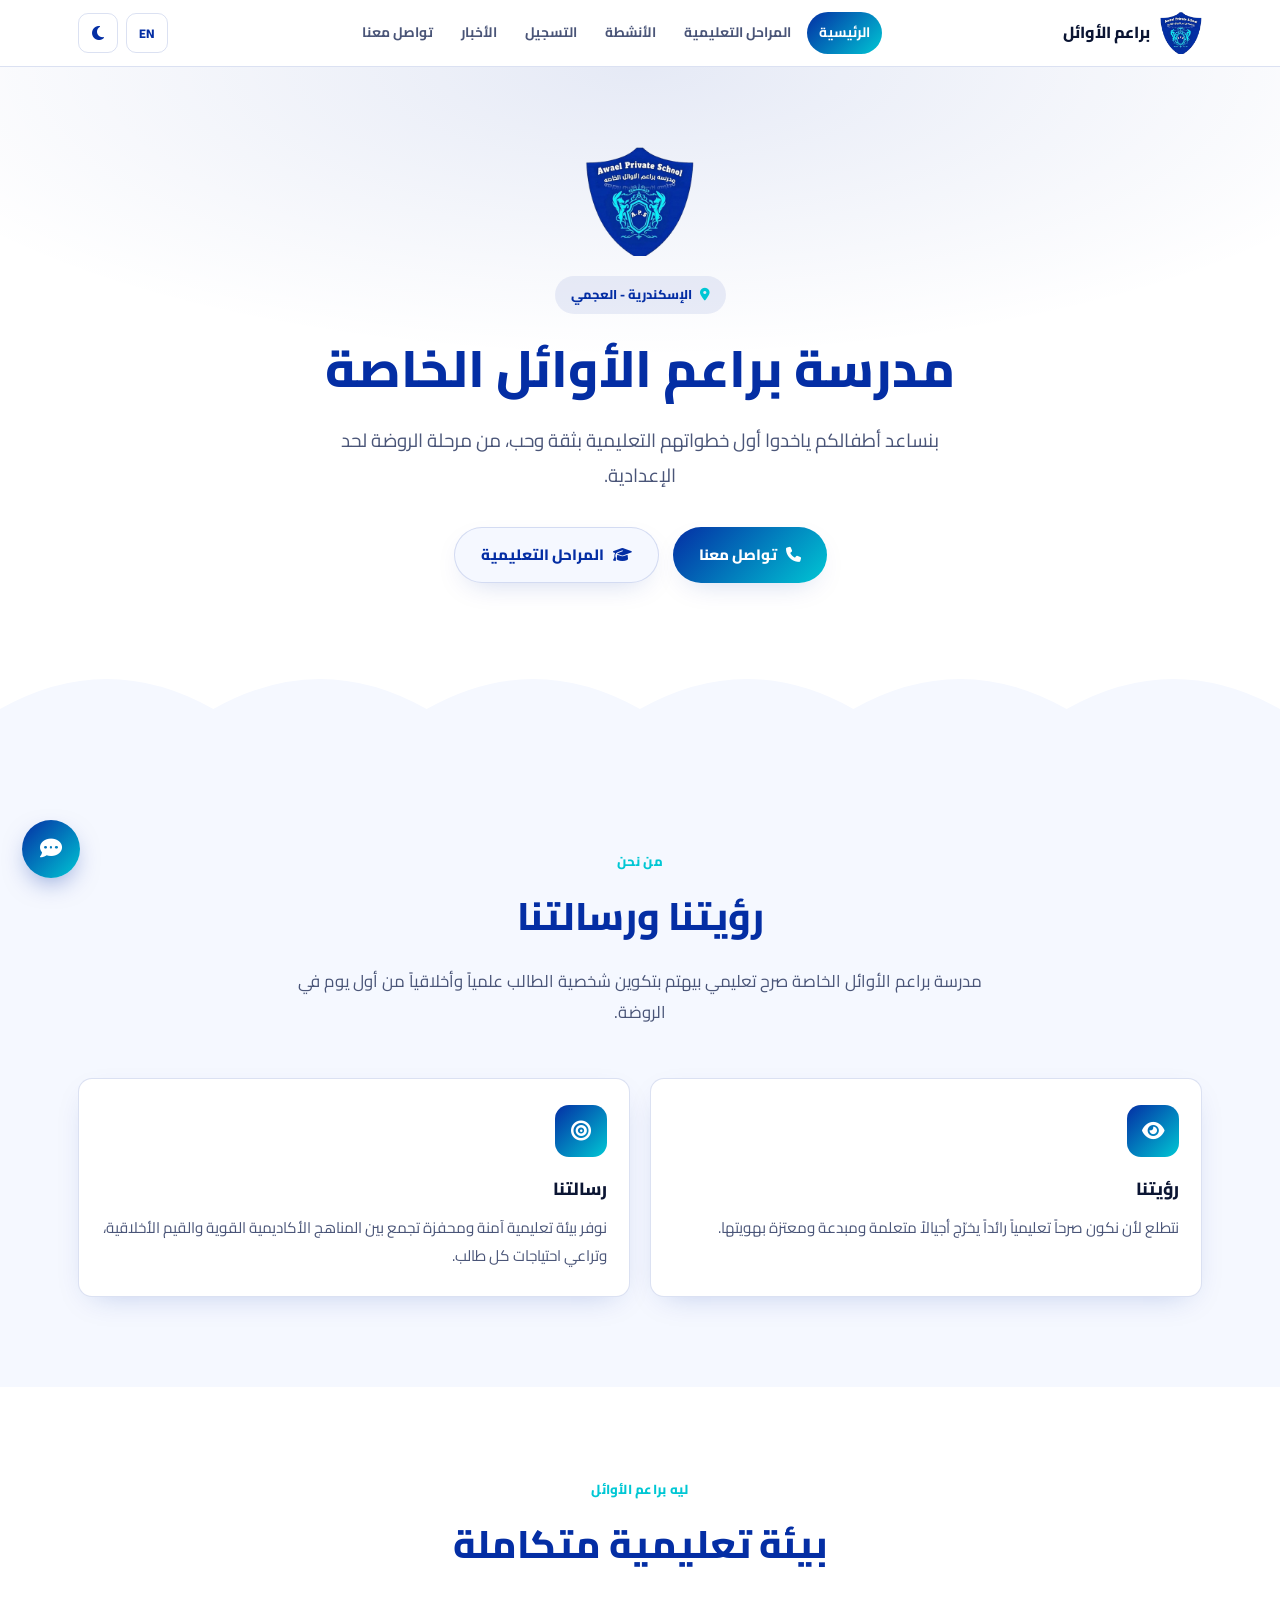
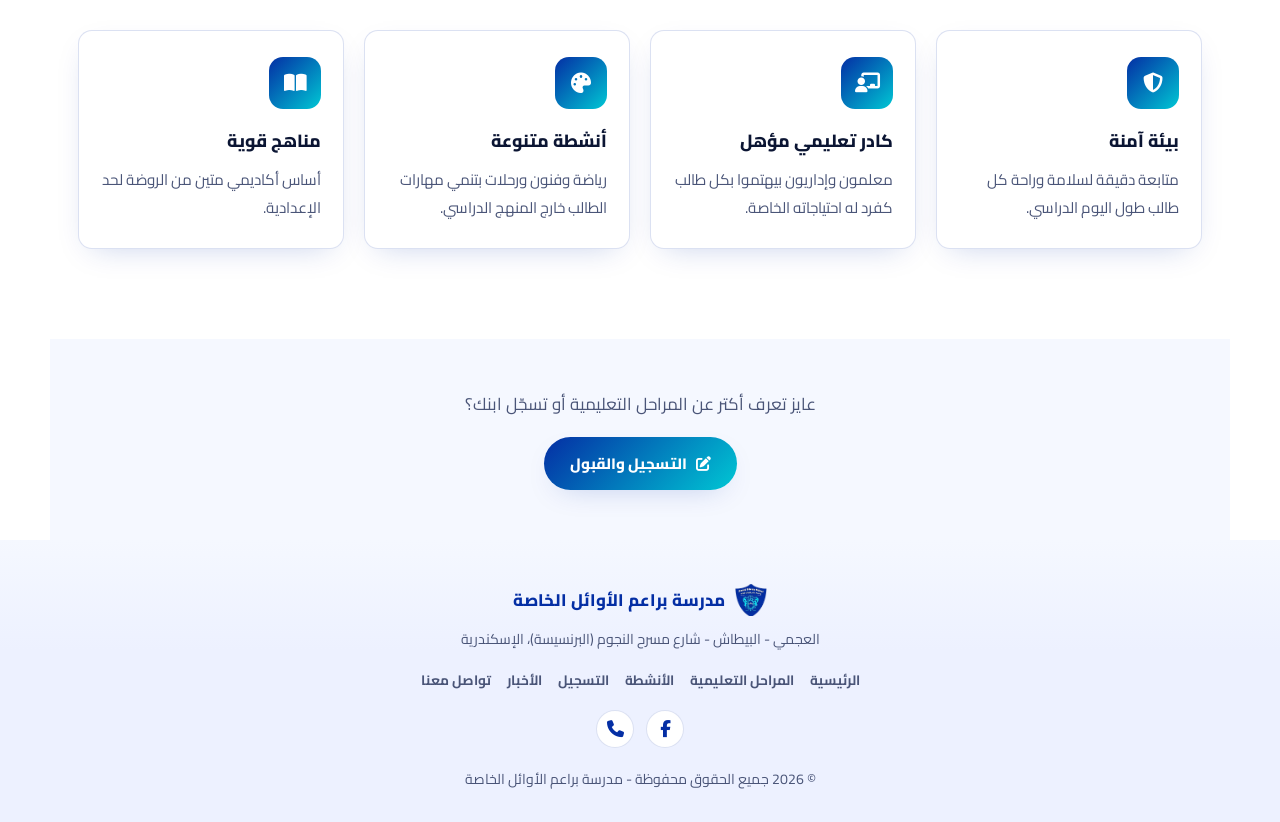
<file: index.html>
<!DOCTYPE html>
<html lang="ar" dir="rtl">
<head>
<meta charset="UTF-8">
<meta name="viewport" content="width=device-width, initial-scale=1.0">
<script>(function(){try{var t=localStorage.getItem("site-theme");if(!t){t=window.matchMedia("(prefers-color-scheme: dark)").matches?"dark":"light";}document.documentElement.setAttribute("data-theme",t);}catch(e){}})();</script>
<title>مدرسة براعم الأوائل الخاصة | Awael Private School</title>
<meta name="description" content="مدرسة براعم الأوائل الخاصة بالإسكندرية - العجمي، مراحل رياض أطفال وابتدائي وإعدادي.">
<link rel="icon" href="img/logo.png">
<link rel="preconnect" href="https://fonts.googleapis.com">
<link rel="preconnect" href="https://fonts.gstatic.com" crossorigin>
<link href="https://fonts.googleapis.com/css2?family=Cairo:wght@300;400;500;600;700;800&display=swap" rel="stylesheet">
<link rel="stylesheet" href="https://cdnjs.cloudflare.com/ajax/libs/font-awesome/6.5.1/css/all.min.css" integrity="sha512-DTOQO9RWCH3ppGqcWaEA1BIZOC6xxalwEsw9c2QQeAIftl+Vegovlnee1c9QX4TctnWMn13TZye+giMm8e2LwA==" crossorigin="anonymous" referrerpolicy="no-referrer">
<link rel="stylesheet" href="style.css">
</head>
<body style="--pre-footer:var(--card)">

<header id="navbar">
  <div class="nav-inner">
    <a class="brand" href="index.html">
      <img src="img/logo.png" alt="Awael Private School">
      <span class="t" data-ar="براعم الأوائل" data-en="Awael School">براعم الأوائل</span>
    </a>
    <nav class="nav-links" id="navLinks">
      <a href="index.html" class="active t" data-ar="الرئيسية" data-en="Home">الرئيسية</a>
      <a href="stages.html" class="t" data-ar="المراحل التعليمية" data-en="Stages">المراحل التعليمية</a>
      <a href="activities.html" class="t" data-ar="الأنشطة" data-en="Activities">الأنشطة</a>
      <a href="admissions.html" class="t" data-ar="التسجيل" data-en="Admissions">التسجيل</a>
      <a href="news.html" class="t" data-ar="الأخبار" data-en="News">الأخبار</a>
      <a href="contact.html" class="t" data-ar="تواصل معنا" data-en="Contact">تواصل معنا</a>
    </nav>
    <div class="nav-tools">
      <button id="lang-toggle" aria-label="Language">EN</button>
      <button id="theme-toggle" aria-label="تبديل الوضع الداكن"><i class="fa-solid fa-moon"></i><i class="fa-solid fa-sun"></i></button>
      <button id="nav-toggle" aria-label="فتح القائمة" aria-expanded="false"><i class="fa-solid fa-bars"></i></button>
    </div>
  </div>
</header>

<section id="top">
  <div class="hero-inner">
    <img class="hero-logo" src="img/logo.png" alt="Awael Private School logo">
    <span class="eyebrow"><i class="fa-solid fa-location-dot"></i> <span class="t" data-ar="الإسكندرية - العجمي" data-en="Alexandria - Agami">الإسكندرية - العجمي</span></span>
    <h1 class="hero-title t" data-ar="مدرسة براعم الأوائل الخاصة" data-en="Awael Private School">مدرسة براعم الأوائل الخاصة</h1>
    <p class="hero-sub t" data-ar="بنساعد أطفالكم ياخدوا أول خطواتهم التعليمية بثقة وحب، من مرحلة الروضة لحد الإعدادية."
       data-en="Helping your children take their first learning steps with confidence and care, from Kindergarten through Preparatory stage.">
      بنساعد أطفالكم ياخدوا أول خطواتهم التعليمية بثقة وحب، من مرحلة الروضة لحد الإعدادية.
    </p>
    <div class="hero-cta">
      <a class="btn btn-primary" href="contact.html"><i class="fa-solid fa-phone"></i> <span class="t" data-ar="تواصل معنا" data-en="Contact Us">تواصل معنا</span></a>
      <a class="btn btn-outline" href="stages.html"><i class="fa-solid fa-graduation-cap"></i> <span class="t" data-ar="المراحل التعليمية" data-en="Our Stages">المراحل التعليمية</span></a>
    </div>
  </div>
  <div class="hero-arch" aria-hidden="true">
    <svg viewBox="0 0 1440 120" preserveAspectRatio="none">
      <path d="M0,120 L0,70 Q120,10 240,70 Q360,10 480,70 Q600,10 720,70 Q840,10 960,70 Q1080,10 1200,70 Q1320,10 1440,70 L1440,120 Z" style="fill:var(--card)"></path>
    </svg>
  </div>
</section>

<!-- ===================== Vision & Mission ===================== -->
<section class="section-pad tint">
  <div class="container">
    <div class="section-head">
      <div class="section-eyebrow t" data-ar="من نحن" data-en="About Us">من نحن</div>
      <h2 class="section-title t" data-ar="رؤيتنا ورسالتنا" data-en="Our Vision &amp; Mission">رؤيتنا ورسالتنا</h2>
      <p class="section-lede t"
         data-ar="مدرسة براعم الأوائل الخاصة صرح تعليمي بيهتم بتكوين شخصية الطالب علمياً وأخلاقياً من أول يوم في الروضة."
         data-en="Awael Private School is an educational institution focused on shaping every student academically and morally from their very first day in Kindergarten.">
        مدرسة براعم الأوائل الخاصة صرح تعليمي بيهتم بتكوين شخصية الطالب علمياً وأخلاقياً من أول يوم في الروضة.
      </p>
    </div>
    <div class="cards">
      <div class="card reveal">
        <div class="c-icon"><i class="fa-solid fa-eye"></i></div>
        <h3 class="t" data-ar="رؤيتنا" data-en="Our Vision">رؤيتنا</h3>
        <p class="t"
           data-ar="نتطلع لأن نكون صرحاً تعليمياً رائداً يخرّج أجيالاً متعلمة ومبدعة ومعتزة بهويتها."
           data-en="To be a leading educational institution that nurtures generations who are knowledgeable, creative, and proud of their identity.">
          نتطلع لأن نكون صرحاً تعليمياً رائداً يخرّج أجيالاً متعلمة ومبدعة ومعتزة بهويتها.
        </p>
      </div>
      <div class="card reveal">
        <div class="c-icon"><i class="fa-solid fa-bullseye"></i></div>
        <h3 class="t" data-ar="رسالتنا" data-en="Our Mission">رسالتنا</h3>
        <p class="t"
           data-ar="نوفر بيئة تعليمية آمنة ومحفزة تجمع بين المناهج الأكاديمية القوية والقيم الأخلاقية، وتراعي احتياجات كل طالب."
           data-en="We provide a safe, engaging learning environment that combines strong academics with strong values, meeting the needs of every student.">
          نوفر بيئة تعليمية آمنة ومحفزة تجمع بين المناهج الأكاديمية القوية والقيم الأخلاقية، وتراعي احتياجات كل طالب.
        </p>
      </div>
    </div>
  </div>
</section>

<!-- ===================== Why us ===================== -->
<section class="section-pad">
  <div class="container">
    <div class="section-head">
      <div class="section-eyebrow t" data-ar="ليه براعم الأوائل" data-en="Why Awael">ليه براعم الأوائل</div>
      <h2 class="section-title t" data-ar="بيئة تعليمية متكاملة" data-en="A Complete Learning Environment">بيئة تعليمية متكاملة</h2>
    </div>
    <div class="cards">
      <div class="card reveal">
        <div class="c-icon"><i class="fa-solid fa-shield-halved"></i></div>
        <h3 class="t" data-ar="بيئة آمنة" data-en="A Safe Environment">بيئة آمنة</h3>
        <p class="t" data-ar="متابعة دقيقة لسلامة وراحة كل طالب طول اليوم الدراسي." data-en="Close attention to every student's safety and comfort throughout the school day.">متابعة دقيقة لسلامة وراحة كل طالب طول اليوم الدراسي.</p>
      </div>
      <div class="card reveal">
        <div class="c-icon"><i class="fa-solid fa-chalkboard-user"></i></div>
        <h3 class="t" data-ar="كادر تعليمي مؤهل" data-en="Qualified Staff">كادر تعليمي مؤهل</h3>
        <p class="t" data-ar="معلمون وإداريون بيهتموا بكل طالب كفرد له احتياجاته الخاصة." data-en="Teachers and staff who treat every student as an individual with their own needs.">معلمون وإداريون بيهتموا بكل طالب كفرد له احتياجاته الخاصة.</p>
      </div>
      <div class="card reveal">
        <div class="c-icon"><i class="fa-solid fa-palette"></i></div>
        <h3 class="t" data-ar="أنشطة متنوعة" data-en="Diverse Activities">أنشطة متنوعة</h3>
        <p class="t" data-ar="رياضة وفنون ورحلات بتنمي مهارات الطالب خارج المنهج الدراسي." data-en="Sports, arts, and trips that build skills beyond the classroom.">رياضة وفنون ورحلات بتنمي مهارات الطالب خارج المنهج الدراسي.</p>
      </div>
      <div class="card reveal">
        <div class="c-icon"><i class="fa-solid fa-book-open"></i></div>
        <h3 class="t" data-ar="مناهج قوية" data-en="Strong Curriculum">مناهج قوية</h3>
        <p class="t" data-ar="أساس أكاديمي متين من الروضة لحد الإعدادية." data-en="A solid academic foundation from Kindergarten through Preparatory.">أساس أكاديمي متين من الروضة لحد الإعدادية.</p>
      </div>
    </div>
  </div>
</section>

<div class="container tint">
  <div class="page-cta">
    <p class="t" data-ar="عايز تعرف أكتر عن المراحل التعليمية أو تسجّل ابنك؟" data-en="Want to learn more about our stages or register your child?">عايز تعرف أكتر عن المراحل التعليمية أو تسجّل ابنك؟</p>
    <a class="btn btn-primary" href="admissions.html"><i class="fa-solid fa-pen-to-square"></i> <span class="t" data-ar="التسجيل والقبول" data-en="Admissions">التسجيل والقبول</span></a>
  </div>
</div>

<footer>
  <div class="container">
    <div class="f-brand"><img src="img/logo.png" alt=""> <span class="t" data-ar="مدرسة براعم الأوائل الخاصة" data-en="Awael Private School">مدرسة براعم الأوائل الخاصة</span></div>
    <p class="t" data-ar="العجمي - البيطاش - شارع مسرح النجوم (البرنسيسة)، الإسكندرية" data-en="Agami - Bitash - Masrah Al-Nogoom St. (Al-Brincessa), Alexandria">العجمي - البيطاش - شارع مسرح النجوم (البرنسيسة)، الإسكندرية</p>
    <div class="f-links">
      <a href="index.html" class="t" data-ar="الرئيسية" data-en="Home">الرئيسية</a>
      <a href="stages.html" class="t" data-ar="المراحل التعليمية" data-en="Stages">المراحل التعليمية</a>
      <a href="activities.html" class="t" data-ar="الأنشطة" data-en="Activities">الأنشطة</a>
      <a href="admissions.html" class="t" data-ar="التسجيل" data-en="Admissions">التسجيل</a>
      <a href="news.html" class="t" data-ar="الأخبار" data-en="News">الأخبار</a>
      <a href="contact.html" class="t" data-ar="تواصل معنا" data-en="Contact">تواصل معنا</a>
    </div>
    <div class="f-social">
      <a href="https://www.facebook.com/share/1Exq8MYs51/" target="_blank" rel="noopener noreferrer" aria-label="Facebook"><i class="fa-brands fa-facebook-f"></i></a>
      <a href="tel:+201211130630" aria-label="Phone"><i class="fa-solid fa-phone"></i></a>
    </div>
    <p style="margin-top:18px;">© <span id="year"></span> <span class="t" data-ar="جميع الحقوق محفوظة - مدرسة براعم الأوائل الخاصة" data-en="All rights reserved - Awael Private School">جميع الحقوق محفوظة - مدرسة براعم الأوائل الخاصة</span></p>
  </div>
</footer>

<script src="main.js"></script>
<button id="faq-toggle" aria-label="اسأل عن المدرسة" aria-expanded="false"><i class="fa-solid fa-comment-dots"></i></button>
<div id="faq-panel" role="dialog" aria-label="اسأل عن المدرسة">
  <div class="faq-head">
    <span><i class="fa-solid fa-wand-magic-sparkles"></i>اسأل عن المدرسة</span>
    <button id="faq-close" aria-label="إغلاق"><i class="fa-solid fa-xmark"></i></button>
  </div>
  <div class="faq-messages" id="faqMessages">
    <div class="faq-bubble faq-bubble-bot"><p>أهلاً! اسألني أي حاجة عن مدرسة براعم الأوائل.</p></div>
  </div>
  <div class="faq-starters" id="faqStarters"></div>
  <form id="faqForm">
    <input type="text" id="faq-input" placeholder="اكتب سؤالك..." autocomplete="off">
    <button type="submit" id="faq-send" aria-label="إرسال"><i class="fa-solid fa-paper-plane"></i></button>
  </form>
</div>
<script src="bot.js"></script>

</body>
</html>
</file>
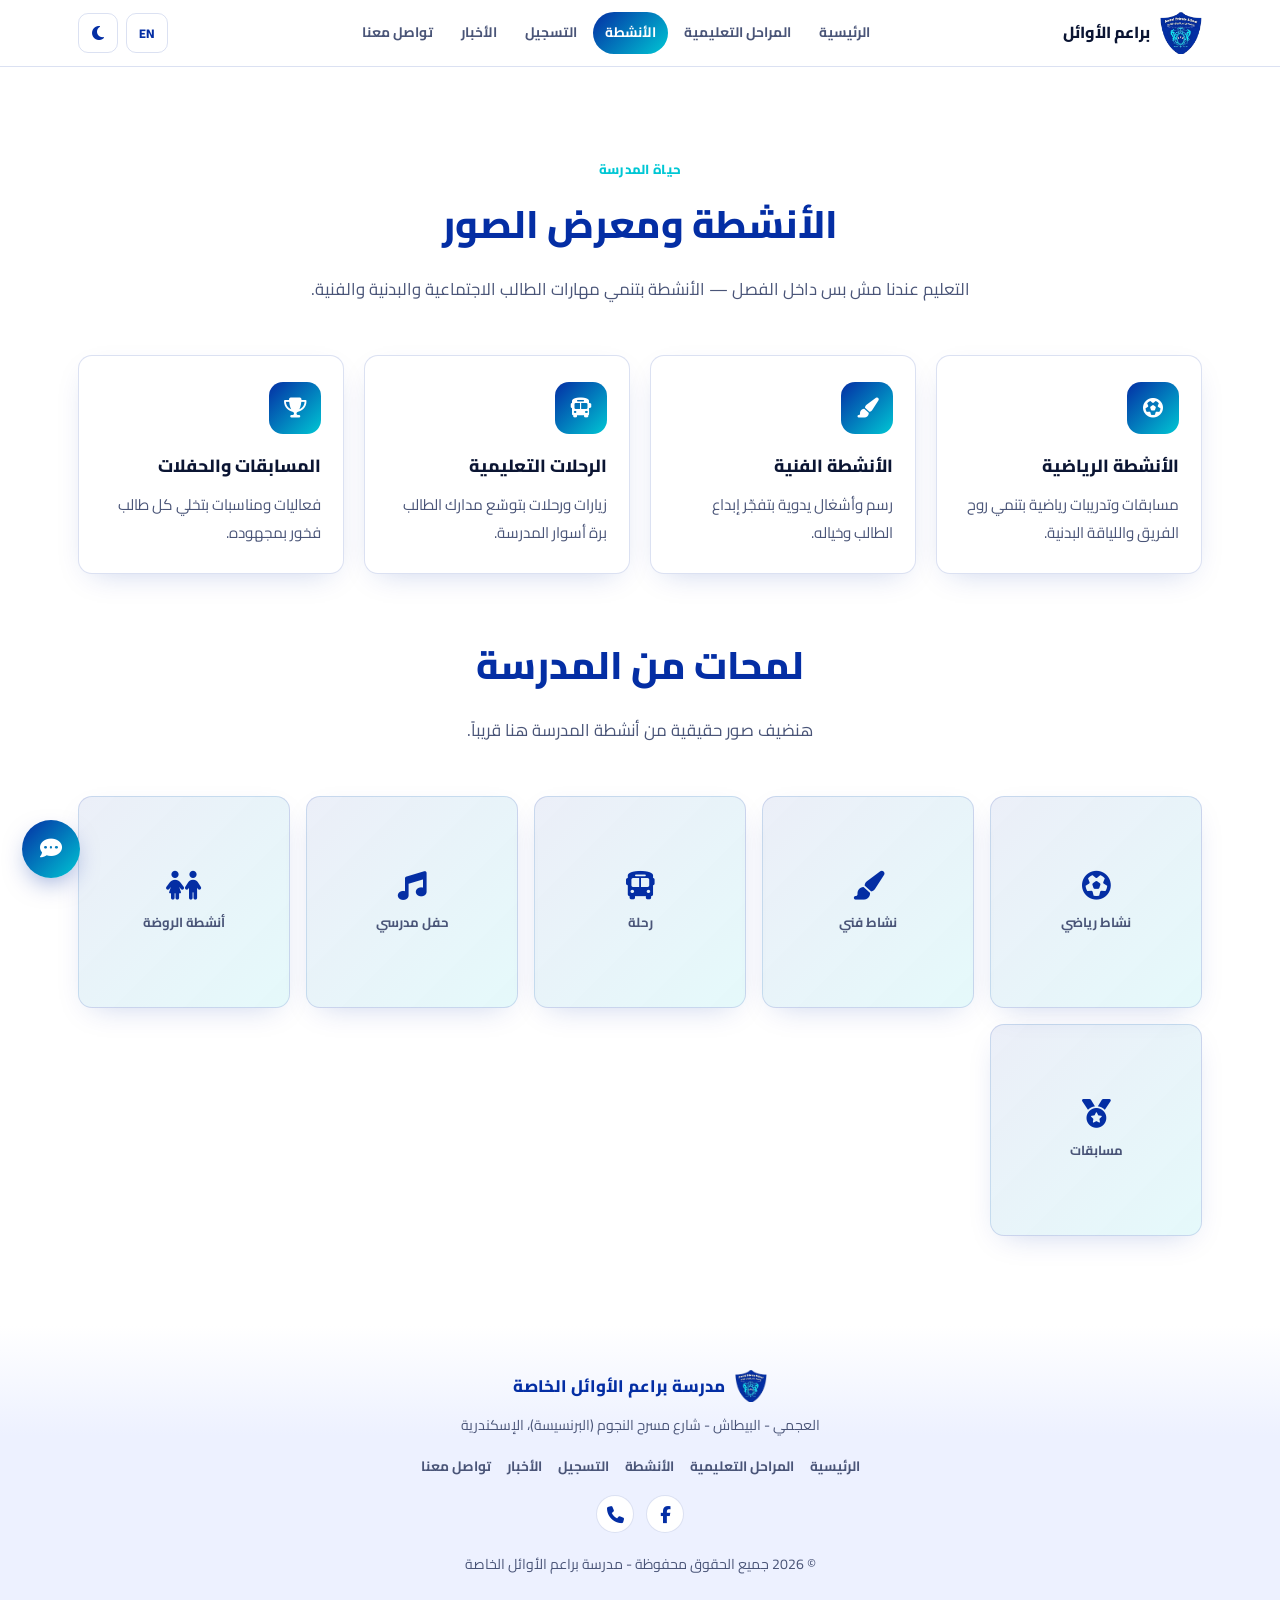
<file: activities.html>
<!DOCTYPE html>
<html lang="ar" dir="rtl">
<head>
<meta charset="UTF-8">
<meta name="viewport" content="width=device-width, initial-scale=1.0">
<script>(function(){try{var t=localStorage.getItem("site-theme");if(!t){t=window.matchMedia("(prefers-color-scheme: dark)").matches?"dark":"light";}document.documentElement.setAttribute("data-theme",t);}catch(e){}})();</script>
<title>الأنشطة ومعرض الصور | Awael Private School</title>
<meta name="description" content="الأنشطة والفعاليات في مدرسة براعم الأوائل الخاصة.">
<link rel="icon" href="img/logo.png">
<link rel="preconnect" href="https://fonts.googleapis.com">
<link rel="preconnect" href="https://fonts.gstatic.com" crossorigin>
<link href="https://fonts.googleapis.com/css2?family=Cairo:wght@300;400;500;600;700;800&display=swap" rel="stylesheet">
<link rel="stylesheet" href="https://cdnjs.cloudflare.com/ajax/libs/font-awesome/6.5.1/css/all.min.css" integrity="sha512-DTOQO9RWCH3ppGqcWaEA1BIZOC6xxalwEsw9c2QQeAIftl+Vegovlnee1c9QX4TctnWMn13TZye+giMm8e2LwA==" crossorigin="anonymous" referrerpolicy="no-referrer">
<link rel="stylesheet" href="style.css">
</head>
<body style="--pre-footer:var(--bg)">

<header id="navbar">
  <div class="nav-inner">
    <a class="brand" href="index.html">
      <img src="img/logo.png" alt="Awael Private School">
      <span class="t" data-ar="براعم الأوائل" data-en="Awael School">براعم الأوائل</span>
    </a>
    <nav class="nav-links" id="navLinks">
      <a href="index.html" class="t" data-ar="الرئيسية" data-en="Home">الرئيسية</a>
      <a href="stages.html" class="t" data-ar="المراحل التعليمية" data-en="Stages">المراحل التعليمية</a>
      <a href="activities.html" class="active t" data-ar="الأنشطة" data-en="Activities">الأنشطة</a>
      <a href="admissions.html" class="t" data-ar="التسجيل" data-en="Admissions">التسجيل</a>
      <a href="news.html" class="t" data-ar="الأخبار" data-en="News">الأخبار</a>
      <a href="contact.html" class="t" data-ar="تواصل معنا" data-en="Contact">تواصل معنا</a>
    </nav>
    <div class="nav-tools">
      <button id="lang-toggle" aria-label="Language">EN</button>
      <button id="theme-toggle" aria-label="تبديل الوضع الداكن"><i class="fa-solid fa-moon"></i><i class="fa-solid fa-sun"></i></button>
      <button id="nav-toggle" aria-label="فتح القائمة" aria-expanded="false"><i class="fa-solid fa-bars"></i></button>
    </div>
  </div>
</header>

<section class="section-pad">
  <div class="container">
    <div class="section-head">
      <div class="section-eyebrow t" data-ar="حياة المدرسة" data-en="School Life">حياة المدرسة</div>
      <h2 class="section-title t" data-ar="الأنشطة ومعرض الصور" data-en="Activities &amp; Gallery">الأنشطة ومعرض الصور</h2>
      <p class="section-lede t"
         data-ar="التعليم عندنا مش بس داخل الفصل — الأنشطة بتنمي مهارات الطالب الاجتماعية والبدنية والفنية."
         data-en="Learning here isn't only inside the classroom — activities build our students' social, physical, and artistic skills.">
        التعليم عندنا مش بس داخل الفصل — الأنشطة بتنمي مهارات الطالب الاجتماعية والبدنية والفنية.
      </p>
    </div>

    <div class="cards" style="margin-bottom:56px;">
      <div class="card reveal">
        <div class="c-icon"><i class="fa-solid fa-futbol"></i></div>
        <h3 class="t" data-ar="الأنشطة الرياضية" data-en="Sports Activities">الأنشطة الرياضية</h3>
        <p class="t" data-ar="مسابقات وتدريبات رياضية بتنمي روح الفريق واللياقة البدنية." data-en="Sports competitions and training that build teamwork and fitness.">مسابقات وتدريبات رياضية بتنمي روح الفريق واللياقة البدنية.</p>
      </div>
      <div class="card reveal">
        <div class="c-icon"><i class="fa-solid fa-paintbrush"></i></div>
        <h3 class="t" data-ar="الأنشطة الفنية" data-en="Arts &amp; Crafts">الأنشطة الفنية</h3>
        <p class="t" data-ar="رسم وأشغال يدوية بتفجّر إبداع الطالب وخياله." data-en="Drawing and handicrafts that spark students' creativity and imagination.">رسم وأشغال يدوية بتفجّر إبداع الطالب وخياله.</p>
      </div>
      <div class="card reveal">
        <div class="c-icon"><i class="fa-solid fa-bus"></i></div>
        <h3 class="t" data-ar="الرحلات التعليمية" data-en="Educational Trips">الرحلات التعليمية</h3>
        <p class="t" data-ar="زيارات ورحلات بتوسّع مدارك الطالب برة أسوار المدرسة." data-en="Visits and trips that broaden students' horizons beyond the school walls.">زيارات ورحلات بتوسّع مدارك الطالب برة أسوار المدرسة.</p>
      </div>
      <div class="card reveal">
        <div class="c-icon"><i class="fa-solid fa-trophy"></i></div>
        <h3 class="t" data-ar="المسابقات والحفلات" data-en="Competitions &amp; Celebrations">المسابقات والحفلات</h3>
        <p class="t" data-ar="فعاليات ومناسبات بتخلي كل طالب فخور بمجهوده." data-en="Events and occasions that make every student proud of their effort.">فعاليات ومناسبات بتخلي كل طالب فخور بمجهوده.</p>
      </div>
    </div>

    <div class="section-head">
      <h2 class="section-title t" data-ar="لمحات من المدرسة" data-en="Glimpses of School Life">لمحات من المدرسة</h2>
      <p class="section-lede t" data-ar="هنضيف صور حقيقية من أنشطة المدرسة هنا قريباً." data-en="Real photos from school activities will be added here soon.">هنضيف صور حقيقية من أنشطة المدرسة هنا قريباً.</p>
    </div>
    <div class="gallery-grid">
      <div class="gallery-item reveal"><i class="fa-solid fa-futbol"></i><span class="t" data-ar="نشاط رياضي" data-en="Sports">نشاط رياضي</span></div>
      <div class="gallery-item reveal"><i class="fa-solid fa-paintbrush"></i><span class="t" data-ar="نشاط فني" data-en="Arts">نشاط فني</span></div>
      <div class="gallery-item reveal"><i class="fa-solid fa-bus"></i><span class="t" data-ar="رحلة" data-en="Trip">رحلة</span></div>
      <div class="gallery-item reveal"><i class="fa-solid fa-music"></i><span class="t" data-ar="حفل مدرسي" data-en="School Event">حفل مدرسي</span></div>
      <div class="gallery-item reveal"><i class="fa-solid fa-children"></i><span class="t" data-ar="أنشطة الروضة" data-en="KG Activities">أنشطة الروضة</span></div>
      <div class="gallery-item reveal"><i class="fa-solid fa-medal"></i><span class="t" data-ar="مسابقات" data-en="Competitions">مسابقات</span></div>
    </div>
  </div>
</section>

<footer>
  <div class="container">
    <div class="f-brand"><img src="img/logo.png" alt=""> <span class="t" data-ar="مدرسة براعم الأوائل الخاصة" data-en="Awael Private School">مدرسة براعم الأوائل الخاصة</span></div>
    <p class="t" data-ar="العجمي - البيطاش - شارع مسرح النجوم (البرنسيسة)، الإسكندرية" data-en="Agami - Bitash - Masrah Al-Nogoom St. (Al-Brincessa), Alexandria">العجمي - البيطاش - شارع مسرح النجوم (البرنسيسة)، الإسكندرية</p>
    <div class="f-links">
      <a href="index.html" class="t" data-ar="الرئيسية" data-en="Home">الرئيسية</a>
      <a href="stages.html" class="t" data-ar="المراحل التعليمية" data-en="Stages">المراحل التعليمية</a>
      <a href="activities.html" class="t" data-ar="الأنشطة" data-en="Activities">الأنشطة</a>
      <a href="admissions.html" class="t" data-ar="التسجيل" data-en="Admissions">التسجيل</a>
      <a href="news.html" class="t" data-ar="الأخبار" data-en="News">الأخبار</a>
      <a href="contact.html" class="t" data-ar="تواصل معنا" data-en="Contact">تواصل معنا</a>
    </div>
    <div class="f-social">
      <a href="https://www.facebook.com/share/1Exq8MYs51/" target="_blank" rel="noopener noreferrer" aria-label="Facebook"><i class="fa-brands fa-facebook-f"></i></a>
      <a href="tel:+201211130630" aria-label="Phone"><i class="fa-solid fa-phone"></i></a>
    </div>
    <p style="margin-top:18px;">© <span id="year"></span> <span class="t" data-ar="جميع الحقوق محفوظة - مدرسة براعم الأوائل الخاصة" data-en="All rights reserved - Awael Private School">جميع الحقوق محفوظة - مدرسة براعم الأوائل الخاصة</span></p>
  </div>
</footer>

<script src="main.js"></script>
<button id="faq-toggle" aria-label="اسأل عن المدرسة" aria-expanded="false"><i class="fa-solid fa-comment-dots"></i></button>
<div id="faq-panel" role="dialog" aria-label="اسأل عن المدرسة">
  <div class="faq-head">
    <span><i class="fa-solid fa-wand-magic-sparkles"></i>اسأل عن المدرسة</span>
    <button id="faq-close" aria-label="إغلاق"><i class="fa-solid fa-xmark"></i></button>
  </div>
  <div class="faq-messages" id="faqMessages">
    <div class="faq-bubble faq-bubble-bot"><p>أهلاً! اسألني أي حاجة عن مدرسة براعم الأوائل.</p></div>
  </div>
  <div class="faq-starters" id="faqStarters"></div>
  <form id="faqForm">
    <input type="text" id="faq-input" placeholder="اكتب سؤالك..." autocomplete="off">
    <button type="submit" id="faq-send" aria-label="إرسال"><i class="fa-solid fa-paper-plane"></i></button>
  </form>
</div>
<script src="bot.js"></script>

</body>
</html>
</file>
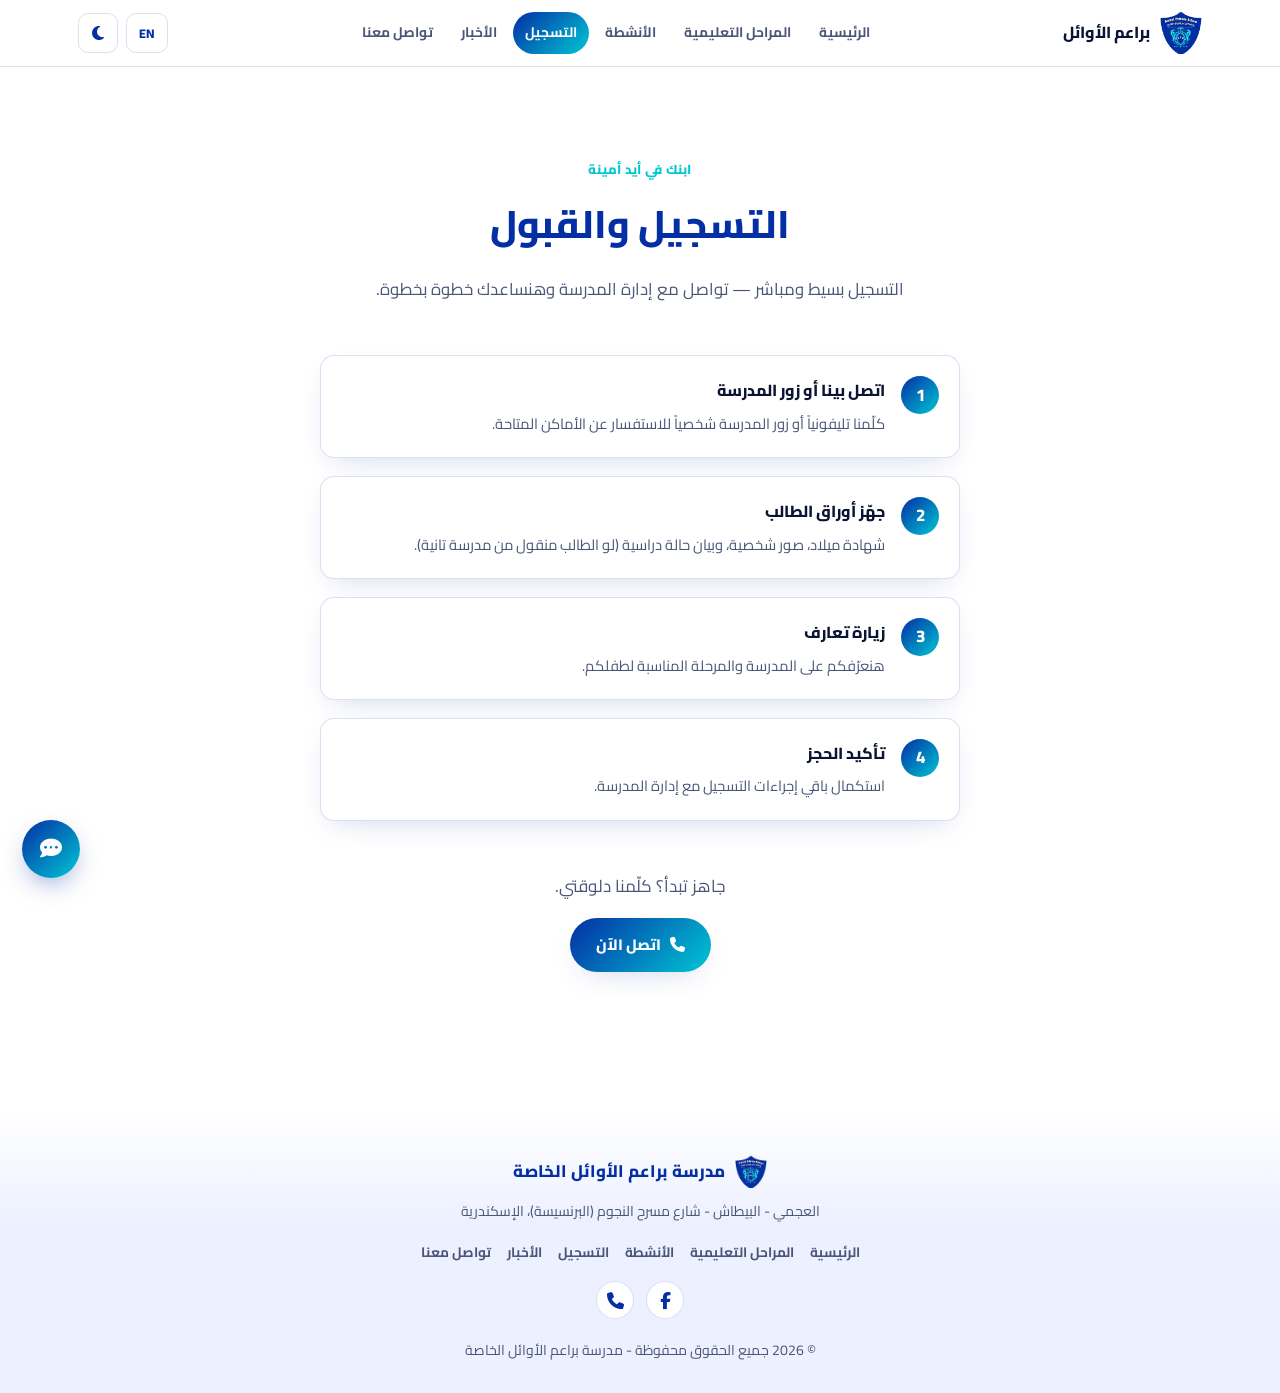
<file: admissions.html>
<!DOCTYPE html>
<html lang="ar" dir="rtl">
<head>
<meta charset="UTF-8">
<meta name="viewport" content="width=device-width, initial-scale=1.0">
<script>(function(){try{var t=localStorage.getItem("site-theme");if(!t){t=window.matchMedia("(prefers-color-scheme: dark)").matches?"dark":"light";}document.documentElement.setAttribute("data-theme",t);}catch(e){}})();</script>
<title>التسجيل والقبول | Awael Private School</title>
<meta name="description" content="خطوات التسجيل والقبول في مدرسة براعم الأوائل الخاصة.">
<link rel="icon" href="img/logo.png">
<link rel="preconnect" href="https://fonts.googleapis.com">
<link rel="preconnect" href="https://fonts.gstatic.com" crossorigin>
<link href="https://fonts.googleapis.com/css2?family=Cairo:wght@300;400;500;600;700;800&display=swap" rel="stylesheet">
<link rel="stylesheet" href="https://cdnjs.cloudflare.com/ajax/libs/font-awesome/6.5.1/css/all.min.css" integrity="sha512-DTOQO9RWCH3ppGqcWaEA1BIZOC6xxalwEsw9c2QQeAIftl+Vegovlnee1c9QX4TctnWMn13TZye+giMm8e2LwA==" crossorigin="anonymous" referrerpolicy="no-referrer">
<link rel="stylesheet" href="style.css">
</head>
<body style="--pre-footer:var(--bg)">

<header id="navbar">
  <div class="nav-inner">
    <a class="brand" href="index.html">
      <img src="img/logo.png" alt="Awael Private School">
      <span class="t" data-ar="براعم الأوائل" data-en="Awael School">براعم الأوائل</span>
    </a>
    <nav class="nav-links" id="navLinks">
      <a href="index.html" class="t" data-ar="الرئيسية" data-en="Home">الرئيسية</a>
      <a href="stages.html" class="t" data-ar="المراحل التعليمية" data-en="Stages">المراحل التعليمية</a>
      <a href="activities.html" class="t" data-ar="الأنشطة" data-en="Activities">الأنشطة</a>
      <a href="admissions.html" class="active t" data-ar="التسجيل" data-en="Admissions">التسجيل</a>
      <a href="news.html" class="t" data-ar="الأخبار" data-en="News">الأخبار</a>
      <a href="contact.html" class="t" data-ar="تواصل معنا" data-en="Contact">تواصل معنا</a>
    </nav>
    <div class="nav-tools">
      <button id="lang-toggle" aria-label="Language">EN</button>
      <button id="theme-toggle" aria-label="تبديل الوضع الداكن"><i class="fa-solid fa-moon"></i><i class="fa-solid fa-sun"></i></button>
      <button id="nav-toggle" aria-label="فتح القائمة" aria-expanded="false"><i class="fa-solid fa-bars"></i></button>
    </div>
  </div>
</header>

<section class="section-pad">
  <div class="container">
    <div class="section-head">
      <div class="section-eyebrow t" data-ar="ابنك في أيد أمينة" data-en="Your Child in Safe Hands">ابنك في أيد أمينة</div>
      <h2 class="section-title t" data-ar="التسجيل والقبول" data-en="Admissions">التسجيل والقبول</h2>
      <p class="section-lede t"
         data-ar="التسجيل بسيط ومباشر — تواصل مع إدارة المدرسة وهنساعدك خطوة بخطوة."
         data-en="Registration is simple and direct — contact the school administration and we'll guide you step by step.">
        التسجيل بسيط ومباشر — تواصل مع إدارة المدرسة وهنساعدك خطوة بخطوة.
      </p>
    </div>

    <div class="steps">
      <div class="step reveal">
        <div class="step-num"></div>
        <div>
          <h3 class="t" data-ar="اتصل بينا أو زور المدرسة" data-en="Call us or visit the school">اتصل بينا أو زور المدرسة</h3>
          <p class="t" data-ar="كلّمنا تليفونياً أو زور المدرسة شخصياً للاستفسار عن الأماكن المتاحة." data-en="Call us or visit in person to ask about available spots.">كلّمنا تليفونياً أو زور المدرسة شخصياً للاستفسار عن الأماكن المتاحة.</p>
        </div>
      </div>
      <div class="step reveal">
        <div class="step-num"></div>
        <div>
          <h3 class="t" data-ar="جهّز أوراق الطالب" data-en="Prepare the student's documents">جهّز أوراق الطالب</h3>
          <p class="t" data-ar="شهادة ميلاد، صور شخصية، وبيان حالة دراسية (لو الطالب منقول من مدرسة تانية)." data-en="Birth certificate, photos, and academic record (if transferring from another school).">شهادة ميلاد، صور شخصية، وبيان حالة دراسية (لو الطالب منقول من مدرسة تانية).</p>
        </div>
      </div>
      <div class="step reveal">
        <div class="step-num"></div>
        <div>
          <h3 class="t" data-ar="زيارة تعارف" data-en="A welcome visit">زيارة تعارف</h3>
          <p class="t" data-ar="هنعرّفكم على المدرسة والمرحلة المناسبة لطفلكم." data-en="We'll introduce you to the school and the right stage for your child.">هنعرّفكم على المدرسة والمرحلة المناسبة لطفلكم.</p>
        </div>
      </div>
      <div class="step reveal">
        <div class="step-num"></div>
        <div>
          <h3 class="t" data-ar="تأكيد الحجز" data-en="Confirm enrollment">تأكيد الحجز</h3>
          <p class="t" data-ar="استكمال باقي إجراءات التسجيل مع إدارة المدرسة." data-en="Complete the remaining registration steps with the school administration.">استكمال باقي إجراءات التسجيل مع إدارة المدرسة.</p>
        </div>
      </div>
    </div>

    <div class="page-cta">
      <p class="t" data-ar="جاهز تبدأ؟ كلّمنا دلوقتي." data-en="Ready to start? Get in touch now.">جاهز تبدأ؟ كلّمنا دلوقتي.</p>
      <a class="btn btn-primary" href="tel:+201211130630"><i class="fa-solid fa-phone"></i> <span class="t" data-ar="اتصل الآن" data-en="Call Now">اتصل الآن</span></a>
    </div>
  </div>
</section>

<footer>
  <div class="container">
    <div class="f-brand"><img src="img/logo.png" alt=""> <span class="t" data-ar="مدرسة براعم الأوائل الخاصة" data-en="Awael Private School">مدرسة براعم الأوائل الخاصة</span></div>
    <p class="t" data-ar="العجمي - البيطاش - شارع مسرح النجوم (البرنسيسة)، الإسكندرية" data-en="Agami - Bitash - Masrah Al-Nogoom St. (Al-Brincessa), Alexandria">العجمي - البيطاش - شارع مسرح النجوم (البرنسيسة)، الإسكندرية</p>
    <div class="f-links">
      <a href="index.html" class="t" data-ar="الرئيسية" data-en="Home">الرئيسية</a>
      <a href="stages.html" class="t" data-ar="المراحل التعليمية" data-en="Stages">المراحل التعليمية</a>
      <a href="activities.html" class="t" data-ar="الأنشطة" data-en="Activities">الأنشطة</a>
      <a href="admissions.html" class="t" data-ar="التسجيل" data-en="Admissions">التسجيل</a>
      <a href="news.html" class="t" data-ar="الأخبار" data-en="News">الأخبار</a>
      <a href="contact.html" class="t" data-ar="تواصل معنا" data-en="Contact">تواصل معنا</a>
    </div>
    <div class="f-social">
      <a href="https://www.facebook.com/share/1Exq8MYs51/" target="_blank" rel="noopener noreferrer" aria-label="Facebook"><i class="fa-brands fa-facebook-f"></i></a>
      <a href="tel:+201211130630" aria-label="Phone"><i class="fa-solid fa-phone"></i></a>
    </div>
    <p style="margin-top:18px;">© <span id="year"></span> <span class="t" data-ar="جميع الحقوق محفوظة - مدرسة براعم الأوائل الخاصة" data-en="All rights reserved - Awael Private School">جميع الحقوق محفوظة - مدرسة براعم الأوائل الخاصة</span></p>
  </div>
</footer>

<script src="main.js"></script>
<button id="faq-toggle" aria-label="اسأل عن المدرسة" aria-expanded="false"><i class="fa-solid fa-comment-dots"></i></button>
<div id="faq-panel" role="dialog" aria-label="اسأل عن المدرسة">
  <div class="faq-head">
    <span><i class="fa-solid fa-wand-magic-sparkles"></i>اسأل عن المدرسة</span>
    <button id="faq-close" aria-label="إغلاق"><i class="fa-solid fa-xmark"></i></button>
  </div>
  <div class="faq-messages" id="faqMessages">
    <div class="faq-bubble faq-bubble-bot"><p>أهلاً! اسألني أي حاجة عن مدرسة براعم الأوائل.</p></div>
  </div>
  <div class="faq-starters" id="faqStarters"></div>
  <form id="faqForm">
    <input type="text" id="faq-input" placeholder="اكتب سؤالك..." autocomplete="off">
    <button type="submit" id="faq-send" aria-label="إرسال"><i class="fa-solid fa-paper-plane"></i></button>
  </form>
</div>
<script src="bot.js"></script>

</body>
</html>
</file>
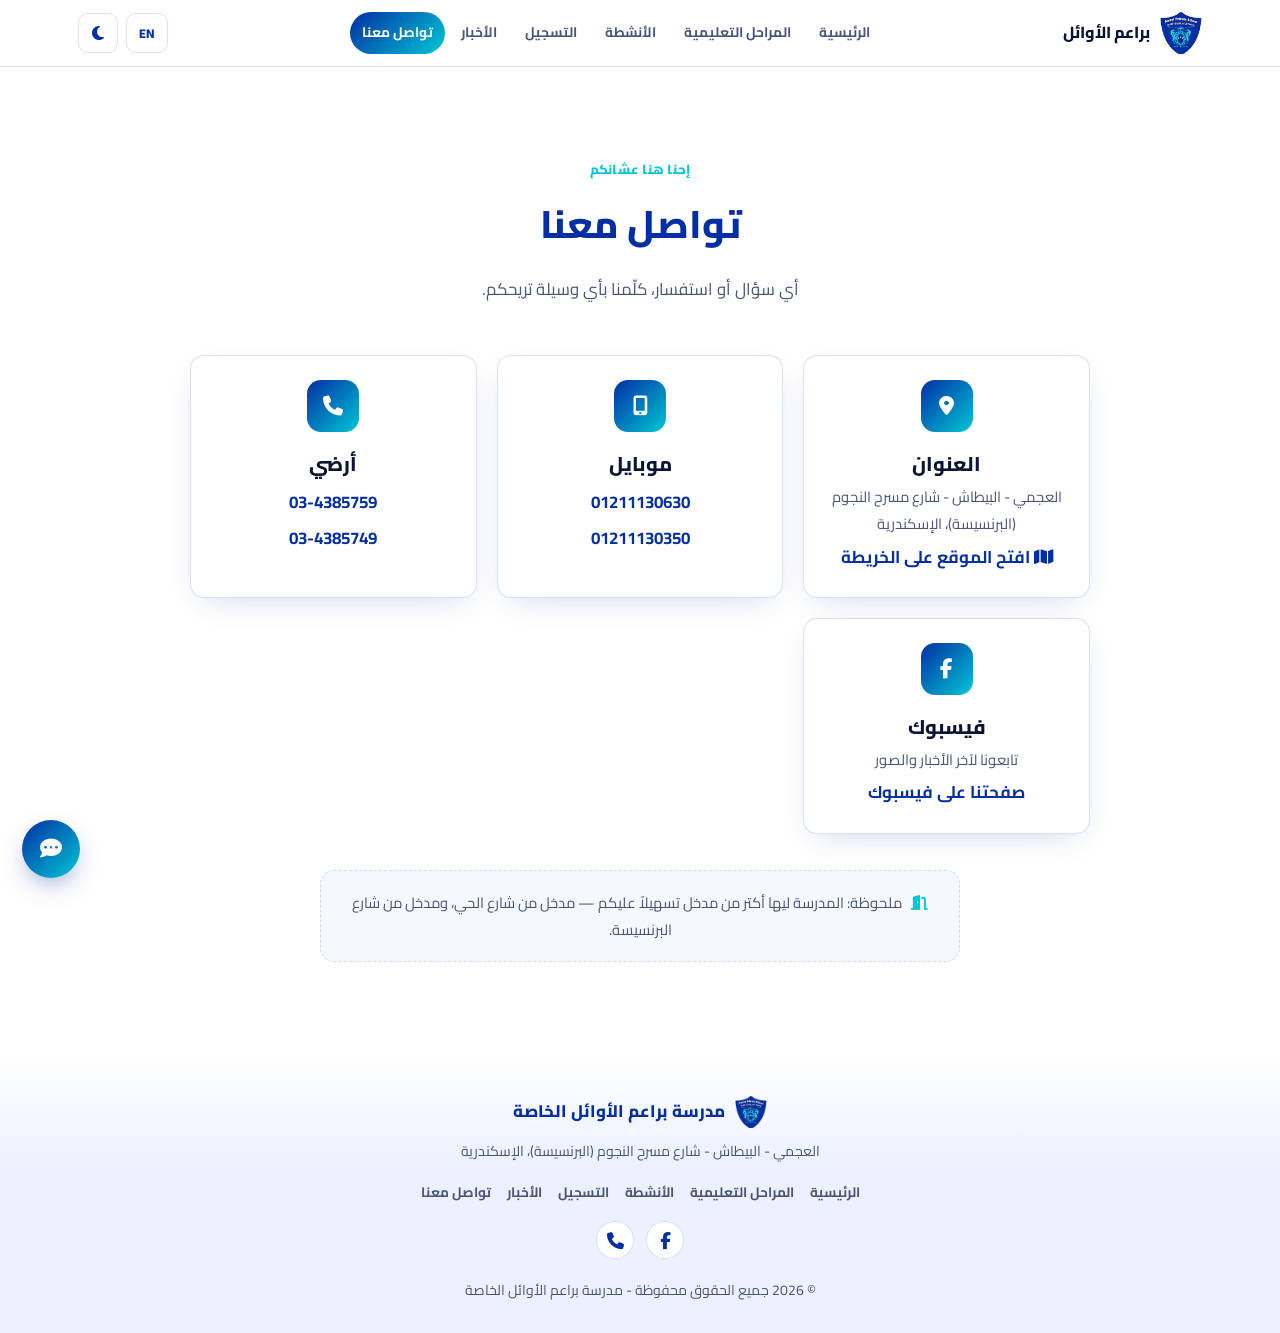
<file: contact.html>
<!DOCTYPE html>
<html lang="ar" dir="rtl">
<head>
<meta charset="UTF-8">
<meta name="viewport" content="width=device-width, initial-scale=1.0">
<script>(function(){try{var t=localStorage.getItem("site-theme");if(!t){t=window.matchMedia("(prefers-color-scheme: dark)").matches?"dark":"light";}document.documentElement.setAttribute("data-theme",t);}catch(e){}})();</script>
<title>تواصل معنا | Awael Private School</title>
<meta name="description" content="بيانات التواصل مع مدرسة براعم الأوائل الخاصة: العنوان، التليفونات، وصفحة الفيسبوك.">
<link rel="icon" href="img/logo.png">
<link rel="preconnect" href="https://fonts.googleapis.com">
<link rel="preconnect" href="https://fonts.gstatic.com" crossorigin>
<link href="https://fonts.googleapis.com/css2?family=Cairo:wght@300;400;500;600;700;800&display=swap" rel="stylesheet">
<link rel="stylesheet" href="https://cdnjs.cloudflare.com/ajax/libs/font-awesome/6.5.1/css/all.min.css" integrity="sha512-DTOQO9RWCH3ppGqcWaEA1BIZOC6xxalwEsw9c2QQeAIftl+Vegovlnee1c9QX4TctnWMn13TZye+giMm8e2LwA==" crossorigin="anonymous" referrerpolicy="no-referrer">
<link rel="stylesheet" href="style.css">
</head>
<body style="--pre-footer:var(--bg)">

<header id="navbar">
  <div class="nav-inner">
    <a class="brand" href="index.html">
      <img src="img/logo.png" alt="Awael Private School">
      <span class="t" data-ar="براعم الأوائل" data-en="Awael School">براعم الأوائل</span>
    </a>
    <nav class="nav-links" id="navLinks">
      <a href="index.html" class="t" data-ar="الرئيسية" data-en="Home">الرئيسية</a>
      <a href="stages.html" class="t" data-ar="المراحل التعليمية" data-en="Stages">المراحل التعليمية</a>
      <a href="activities.html" class="t" data-ar="الأنشطة" data-en="Activities">الأنشطة</a>
      <a href="admissions.html" class="t" data-ar="التسجيل" data-en="Admissions">التسجيل</a>
      <a href="news.html" class="t" data-ar="الأخبار" data-en="News">الأخبار</a>
      <a href="contact.html" class="active t" data-ar="تواصل معنا" data-en="Contact">تواصل معنا</a>
    </nav>
    <div class="nav-tools">
      <button id="lang-toggle" aria-label="Language">EN</button>
      <button id="theme-toggle" aria-label="تبديل الوضع الداكن"><i class="fa-solid fa-moon"></i><i class="fa-solid fa-sun"></i></button>
      <button id="nav-toggle" aria-label="فتح القائمة" aria-expanded="false"><i class="fa-solid fa-bars"></i></button>
    </div>
  </div>
</header>

<section class="section-pad">
  <div class="container">
    <div class="section-head">
      <div class="section-eyebrow t" data-ar="إحنا هنا عشانكم" data-en="We're Here For You">إحنا هنا عشانكم</div>
      <h2 class="section-title t" data-ar="تواصل معنا" data-en="Contact Us">تواصل معنا</h2>
      <p class="section-lede t" data-ar="أي سؤال أو استفسار، كلّمنا بأي وسيلة تريحكم." data-en="Any question or inquiry, reach us however is easiest for you.">أي سؤال أو استفسار، كلّمنا بأي وسيلة تريحكم.</p>
    </div>

    <div class="contact-grid">
      <div class="contact-card reveal">
        <div class="c-icon" style="margin:0 auto 14px;"><i class="fa-solid fa-location-dot"></i></div>
        <h3 class="t" data-ar="العنوان" data-en="Address">العنوان</h3>
        <p class="t" data-ar="العجمي - البيطاش - شارع مسرح النجوم (البرنسيسة)، الإسكندرية" data-en="Agami - Bitash - Masrah Al-Nogoom St. (Al-Brincessa), Alexandria">العجمي - البيطاش - شارع مسرح النجوم (البرنسيسة)، الإسكندرية</p>
        <a class="map-link" href="https://maps.app.goo.gl/kgnqUopMbxSJEgCa7?g_st=ac" target="_blank" rel="noopener noreferrer">
          <i class="fa-solid fa-map"></i> <span class="t" data-ar="افتح الموقع على الخريطة" data-en="Open in Maps">افتح الموقع على الخريطة</span>
        </a>
      </div>

      <div class="contact-card reveal">
        <div class="c-icon" style="margin:0 auto 14px;"><i class="fa-solid fa-mobile-screen-button"></i></div>
        <h3 class="t" data-ar="موبايل" data-en="Mobile">موبايل</h3>
        <a href="tel:+201211130630" dir="ltr">01211130630</a>
        <a href="tel:+201211130350" dir="ltr">01211130350</a>
      </div>

      <div class="contact-card reveal">
        <div class="c-icon" style="margin:0 auto 14px;"><i class="fa-solid fa-phone"></i></div>
        <h3 class="t" data-ar="أرضي" data-en="Landline">أرضي</h3>
        <a href="tel:+2034385759" dir="ltr">03-4385759</a>
        <a href="tel:+2034385749" dir="ltr">03-4385749</a>
      </div>

      <div class="contact-card reveal">
        <div class="c-icon" style="margin:0 auto 14px;"><i class="fa-brands fa-facebook-f"></i></div>
        <h3 class="t" data-ar="فيسبوك" data-en="Facebook">فيسبوك</h3>
        <p class="t" data-ar="تابعونا لآخر الأخبار والصور" data-en="Follow us for the latest news and photos">تابعونا لآخر الأخبار والصور</p>
        <a href="https://www.facebook.com/share/1Exq8MYs51/" target="_blank" rel="noopener noreferrer" class="t" data-ar="صفحتنا على فيسبوك" data-en="Our Facebook Page">صفحتنا على فيسبوك</a>
      </div>
    </div>

    <div class="entrances-note reveal">
      <i class="fa-solid fa-door-open" style="color:var(--cyan);margin-left:6px;"></i>
      <span class="t"
        data-ar="ملحوظة: المدرسة ليها أكتر من مدخل تسهيلاً عليكم — مدخل من شارع الحي، ومدخل من شارع البرنسيسة."
        data-en="Note: the school has more than one entrance for your convenience — one from Al-Hay Street, and one from Al-Brincessa Street.">
        ملحوظة: المدرسة ليها أكتر من مدخل تسهيلاً عليكم — مدخل من شارع الحي، ومدخل من شارع البرنسيسة.
      </span>
    </div>
  </div>
</section>

<footer>
  <div class="container">
    <div class="f-brand"><img src="img/logo.png" alt=""> <span class="t" data-ar="مدرسة براعم الأوائل الخاصة" data-en="Awael Private School">مدرسة براعم الأوائل الخاصة</span></div>
    <p class="t" data-ar="العجمي - البيطاش - شارع مسرح النجوم (البرنسيسة)، الإسكندرية" data-en="Agami - Bitash - Masrah Al-Nogoom St. (Al-Brincessa), Alexandria">العجمي - البيطاش - شارع مسرح النجوم (البرنسيسة)، الإسكندرية</p>
    <div class="f-links">
      <a href="index.html" class="t" data-ar="الرئيسية" data-en="Home">الرئيسية</a>
      <a href="stages.html" class="t" data-ar="المراحل التعليمية" data-en="Stages">المراحل التعليمية</a>
      <a href="activities.html" class="t" data-ar="الأنشطة" data-en="Activities">الأنشطة</a>
      <a href="admissions.html" class="t" data-ar="التسجيل" data-en="Admissions">التسجيل</a>
      <a href="news.html" class="t" data-ar="الأخبار" data-en="News">الأخبار</a>
      <a href="contact.html" class="t" data-ar="تواصل معنا" data-en="Contact">تواصل معنا</a>
    </div>
    <div class="f-social">
      <a href="https://www.facebook.com/share/1Exq8MYs51/" target="_blank" rel="noopener noreferrer" aria-label="Facebook"><i class="fa-brands fa-facebook-f"></i></a>
      <a href="tel:+201211130630" aria-label="Phone"><i class="fa-solid fa-phone"></i></a>
    </div>
    <p style="margin-top:18px;">© <span id="year"></span> <span class="t" data-ar="جميع الحقوق محفوظة - مدرسة براعم الأوائل الخاصة" data-en="All rights reserved - Awael Private School">جميع الحقوق محفوظة - مدرسة براعم الأوائل الخاصة</span></p>
  </div>
</footer>

<script src="main.js"></script>
<button id="faq-toggle" aria-label="اسأل عن المدرسة" aria-expanded="false"><i class="fa-solid fa-comment-dots"></i></button>
<div id="faq-panel" role="dialog" aria-label="اسأل عن المدرسة">
  <div class="faq-head">
    <span><i class="fa-solid fa-wand-magic-sparkles"></i>اسأل عن المدرسة</span>
    <button id="faq-close" aria-label="إغلاق"><i class="fa-solid fa-xmark"></i></button>
  </div>
  <div class="faq-messages" id="faqMessages">
    <div class="faq-bubble faq-bubble-bot"><p>أهلاً! اسألني أي حاجة عن مدرسة براعم الأوائل.</p></div>
  </div>
  <div class="faq-starters" id="faqStarters"></div>
  <form id="faqForm">
    <input type="text" id="faq-input" placeholder="اكتب سؤالك..." autocomplete="off">
    <button type="submit" id="faq-send" aria-label="إرسال"><i class="fa-solid fa-paper-plane"></i></button>
  </form>
</div>
<script src="bot.js"></script>

</body>
</html>
</file>
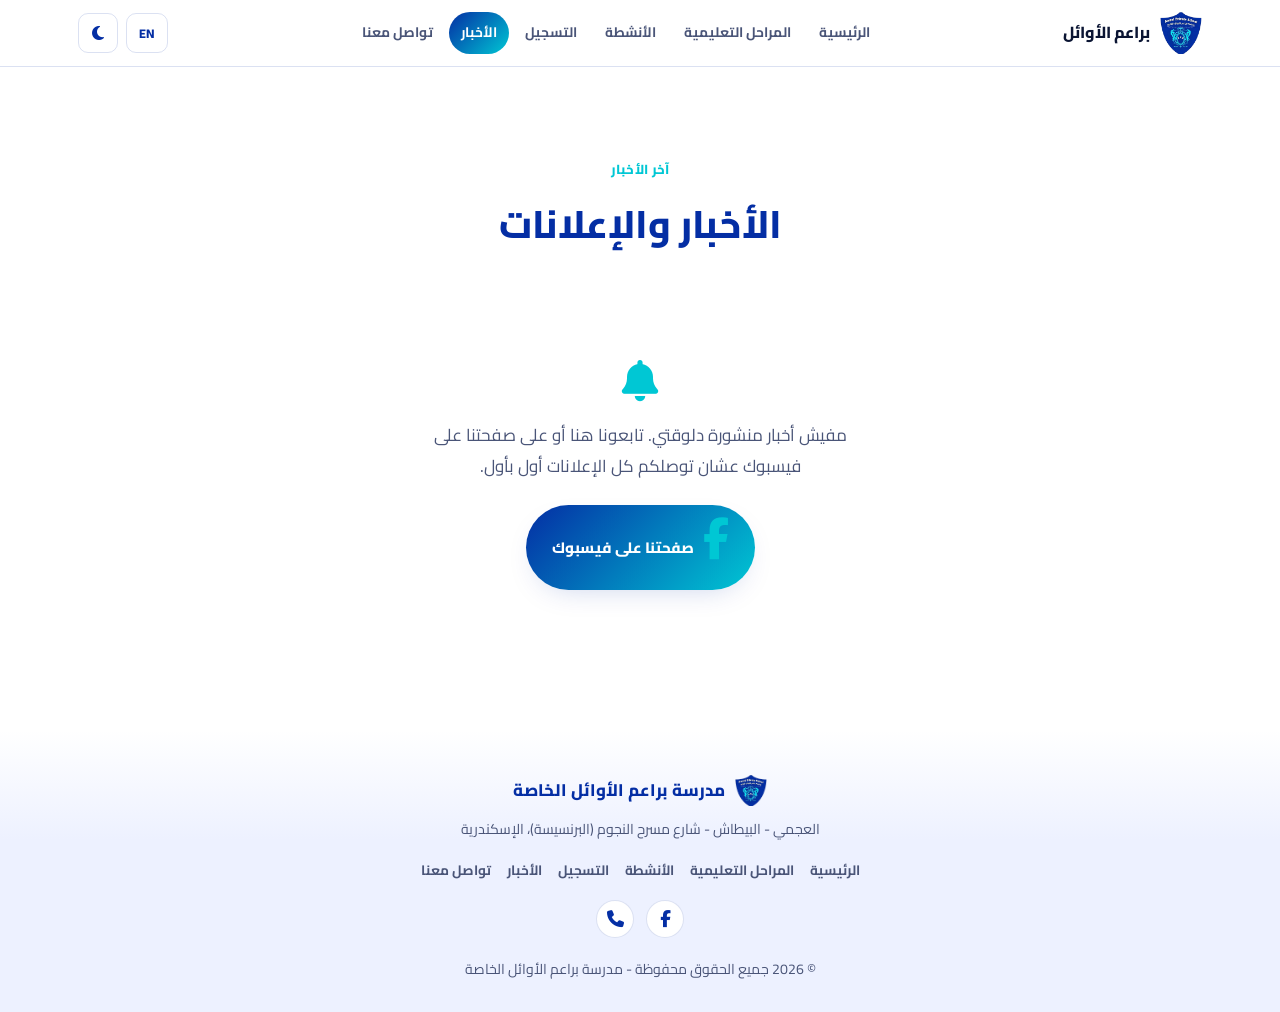
<file: news.html>
<!DOCTYPE html>
<html lang="ar" dir="rtl">
<head>
<meta charset="UTF-8">
<meta name="viewport" content="width=device-width, initial-scale=1.0">
<script>(function(){try{var t=localStorage.getItem("site-theme");if(!t){t=window.matchMedia("(prefers-color-scheme: dark)").matches?"dark":"light";}document.documentElement.setAttribute("data-theme",t);}catch(e){}})();</script>
<title>الأخبار والإعلانات | Awael Private School</title>
<meta name="description" content="آخر أخبار وإعلانات مدرسة براعم الأوائل الخاصة.">
<link rel="icon" href="img/logo.png">
<link rel="preconnect" href="https://fonts.googleapis.com">
<link rel="preconnect" href="https://fonts.gstatic.com" crossorigin>
<link href="https://fonts.googleapis.com/css2?family=Cairo:wght@300;400;500;600;700;800&display=swap" rel="stylesheet">
<link rel="stylesheet" href="https://cdnjs.cloudflare.com/ajax/libs/font-awesome/6.5.1/css/all.min.css" integrity="sha512-DTOQO9RWCH3ppGqcWaEA1BIZOC6xxalwEsw9c2QQeAIftl+Vegovlnee1c9QX4TctnWMn13TZye+giMm8e2LwA==" crossorigin="anonymous" referrerpolicy="no-referrer">
<link rel="stylesheet" href="style.css">
</head>
<body style="--pre-footer:var(--bg)">

<header id="navbar">
  <div class="nav-inner">
    <a class="brand" href="index.html">
      <img src="img/logo.png" alt="Awael Private School">
      <span class="t" data-ar="براعم الأوائل" data-en="Awael School">براعم الأوائل</span>
    </a>
    <nav class="nav-links" id="navLinks">
      <a href="index.html" class="t" data-ar="الرئيسية" data-en="Home">الرئيسية</a>
      <a href="stages.html" class="t" data-ar="المراحل التعليمية" data-en="Stages">المراحل التعليمية</a>
      <a href="activities.html" class="t" data-ar="الأنشطة" data-en="Activities">الأنشطة</a>
      <a href="admissions.html" class="t" data-ar="التسجيل" data-en="Admissions">التسجيل</a>
      <a href="news.html" class="active t" data-ar="الأخبار" data-en="News">الأخبار</a>
      <a href="contact.html" class="t" data-ar="تواصل معنا" data-en="Contact">تواصل معنا</a>
    </nav>
    <div class="nav-tools">
      <button id="lang-toggle" aria-label="Language">EN</button>
      <button id="theme-toggle" aria-label="تبديل الوضع الداكن"><i class="fa-solid fa-moon"></i><i class="fa-solid fa-sun"></i></button>
      <button id="nav-toggle" aria-label="فتح القائمة" aria-expanded="false"><i class="fa-solid fa-bars"></i></button>
    </div>
  </div>
</header>

<section class="section-pad">
  <div class="container">
    <div class="section-head">
      <div class="section-eyebrow t" data-ar="آخر الأخبار" data-en="Latest News">آخر الأخبار</div>
      <h2 class="section-title t" data-ar="الأخبار والإعلانات" data-en="News &amp; Announcements">الأخبار والإعلانات</h2>
    </div>

    <div class="empty-state">
      <i class="fa-solid fa-bell"></i>
      <p class="t"
         data-ar="مفيش أخبار منشورة دلوقتي. تابعونا هنا أو على صفحتنا على فيسبوك عشان توصلكم كل الإعلانات أول بأول."
         data-en="No news posted yet. Follow us here or on our Facebook page to get every announcement as soon as it's out.">
        مفيش أخبار منشورة دلوقتي. تابعونا هنا أو على صفحتنا على فيسبوك عشان توصلكم كل الإعلانات أول بأول.
      </p>
      <a class="btn btn-primary" style="margin-top:22px;" href="https://www.facebook.com/share/1Exq8MYs51/" target="_blank" rel="noopener noreferrer">
        <i class="fa-brands fa-facebook-f"></i> <span class="t" data-ar="صفحتنا على فيسبوك" data-en="Our Facebook Page">صفحتنا على فيسبوك</span>
      </a>
    </div>
  </div>
</section>

<footer>
  <div class="container">
    <div class="f-brand"><img src="img/logo.png" alt=""> <span class="t" data-ar="مدرسة براعم الأوائل الخاصة" data-en="Awael Private School">مدرسة براعم الأوائل الخاصة</span></div>
    <p class="t" data-ar="العجمي - البيطاش - شارع مسرح النجوم (البرنسيسة)، الإسكندرية" data-en="Agami - Bitash - Masrah Al-Nogoom St. (Al-Brincessa), Alexandria">العجمي - البيطاش - شارع مسرح النجوم (البرنسيسة)، الإسكندرية</p>
    <div class="f-links">
      <a href="index.html" class="t" data-ar="الرئيسية" data-en="Home">الرئيسية</a>
      <a href="stages.html" class="t" data-ar="المراحل التعليمية" data-en="Stages">المراحل التعليمية</a>
      <a href="activities.html" class="t" data-ar="الأنشطة" data-en="Activities">الأنشطة</a>
      <a href="admissions.html" class="t" data-ar="التسجيل" data-en="Admissions">التسجيل</a>
      <a href="news.html" class="t" data-ar="الأخبار" data-en="News">الأخبار</a>
      <a href="contact.html" class="t" data-ar="تواصل معنا" data-en="Contact">تواصل معنا</a>
    </div>
    <div class="f-social">
      <a href="https://www.facebook.com/share/1Exq8MYs51/" target="_blank" rel="noopener noreferrer" aria-label="Facebook"><i class="fa-brands fa-facebook-f"></i></a>
      <a href="tel:+201211130630" aria-label="Phone"><i class="fa-solid fa-phone"></i></a>
    </div>
    <p style="margin-top:18px;">© <span id="year"></span> <span class="t" data-ar="جميع الحقوق محفوظة - مدرسة براعم الأوائل الخاصة" data-en="All rights reserved - Awael Private School">جميع الحقوق محفوظة - مدرسة براعم الأوائل الخاصة</span></p>
  </div>
</footer>

<script src="main.js"></script>
<button id="faq-toggle" aria-label="اسأل عن المدرسة" aria-expanded="false"><i class="fa-solid fa-comment-dots"></i></button>
<div id="faq-panel" role="dialog" aria-label="اسأل عن المدرسة">
  <div class="faq-head">
    <span><i class="fa-solid fa-wand-magic-sparkles"></i>اسأل عن المدرسة</span>
    <button id="faq-close" aria-label="إغلاق"><i class="fa-solid fa-xmark"></i></button>
  </div>
  <div class="faq-messages" id="faqMessages">
    <div class="faq-bubble faq-bubble-bot"><p>أهلاً! اسألني أي حاجة عن مدرسة براعم الأوائل.</p></div>
  </div>
  <div class="faq-starters" id="faqStarters"></div>
  <form id="faqForm">
    <input type="text" id="faq-input" placeholder="اكتب سؤالك..." autocomplete="off">
    <button type="submit" id="faq-send" aria-label="إرسال"><i class="fa-solid fa-paper-plane"></i></button>
  </form>
</div>
<script src="bot.js"></script>

</body>
</html>
</file>
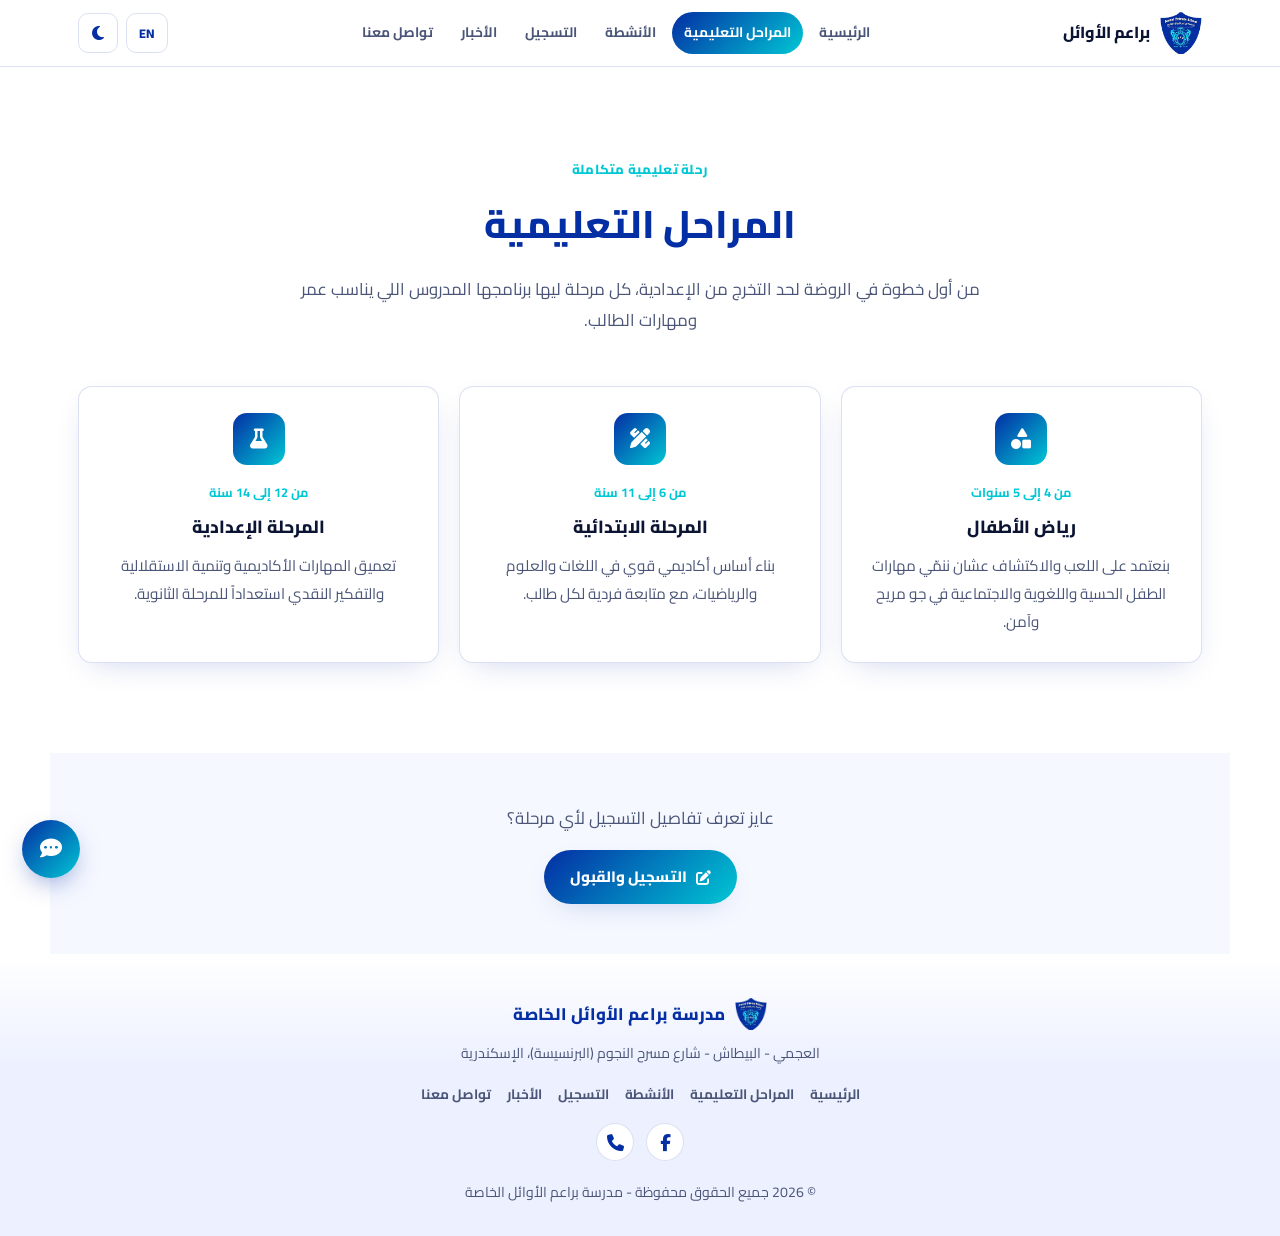
<file: stages.html>
<!DOCTYPE html>
<html lang="ar" dir="rtl">
<head>
<meta charset="UTF-8">
<meta name="viewport" content="width=device-width, initial-scale=1.0">
<script>(function(){try{var t=localStorage.getItem("site-theme");if(!t){t=window.matchMedia("(prefers-color-scheme: dark)").matches?"dark":"light";}document.documentElement.setAttribute("data-theme",t);}catch(e){}})();</script>
<title>المراحل التعليمية | Awael Private School</title>
<meta name="description" content="المراحل التعليمية في مدرسة براعم الأوائل الخاصة: رياض أطفال، ابتدائي، إعدادي.">
<link rel="icon" href="img/logo.png">
<link rel="preconnect" href="https://fonts.googleapis.com">
<link rel="preconnect" href="https://fonts.gstatic.com" crossorigin>
<link href="https://fonts.googleapis.com/css2?family=Cairo:wght@300;400;500;600;700;800&display=swap" rel="stylesheet">
<link rel="stylesheet" href="https://cdnjs.cloudflare.com/ajax/libs/font-awesome/6.5.1/css/all.min.css" integrity="sha512-DTOQO9RWCH3ppGqcWaEA1BIZOC6xxalwEsw9c2QQeAIftl+Vegovlnee1c9QX4TctnWMn13TZye+giMm8e2LwA==" crossorigin="anonymous" referrerpolicy="no-referrer">
<link rel="stylesheet" href="style.css">
</head>
<body style="--pre-footer:var(--bg)">

<header id="navbar">
  <div class="nav-inner">
    <a class="brand" href="index.html">
      <img src="img/logo.png" alt="Awael Private School">
      <span class="t" data-ar="براعم الأوائل" data-en="Awael School">براعم الأوائل</span>
    </a>
    <nav class="nav-links" id="navLinks">
      <a href="index.html" class="t" data-ar="الرئيسية" data-en="Home">الرئيسية</a>
      <a href="stages.html" class="active t" data-ar="المراحل التعليمية" data-en="Stages">المراحل التعليمية</a>
      <a href="activities.html" class="t" data-ar="الأنشطة" data-en="Activities">الأنشطة</a>
      <a href="admissions.html" class="t" data-ar="التسجيل" data-en="Admissions">التسجيل</a>
      <a href="news.html" class="t" data-ar="الأخبار" data-en="News">الأخبار</a>
      <a href="contact.html" class="t" data-ar="تواصل معنا" data-en="Contact">تواصل معنا</a>
    </nav>
    <div class="nav-tools">
      <button id="lang-toggle" aria-label="Language">EN</button>
      <button id="theme-toggle" aria-label="تبديل الوضع الداكن"><i class="fa-solid fa-moon"></i><i class="fa-solid fa-sun"></i></button>
      <button id="nav-toggle" aria-label="فتح القائمة" aria-expanded="false"><i class="fa-solid fa-bars"></i></button>
    </div>
  </div>
</header>

<section class="section-pad">
  <div class="container">
    <div class="section-head">
      <div class="section-eyebrow t" data-ar="رحلة تعليمية متكاملة" data-en="A Complete Learning Journey">رحلة تعليمية متكاملة</div>
      <h2 class="section-title t" data-ar="المراحل التعليمية" data-en="Educational Stages">المراحل التعليمية</h2>
      <p class="section-lede t"
         data-ar="من أول خطوة في الروضة لحد التخرج من الإعدادية، كل مرحلة ليها برنامجها المدروس اللي يناسب عمر ومهارات الطالب."
         data-en="From the very first step in Kindergarten to graduating Preparatory, each stage has a carefully designed program suited to the student's age and skills.">
        من أول خطوة في الروضة لحد التخرج من الإعدادية، كل مرحلة ليها برنامجها المدروس اللي يناسب عمر ومهارات الطالب.
      </p>
    </div>

    <div class="cards">
      <div class="card stage-card reveal">
        <div class="c-icon"><i class="fa-solid fa-shapes"></i></div>
        <div class="stage-age t" data-ar="من 4 إلى 5 سنوات" data-en="Ages 4-5">من 4 إلى 5 سنوات</div>
        <h3 class="t" data-ar="رياض الأطفال" data-en="Kindergarten (KG)">رياض الأطفال</h3>
        <p class="t"
           data-ar="بنعتمد على اللعب والاكتشاف عشان ننمّي مهارات الطفل الحسية واللغوية والاجتماعية في جو مريح وآمن."
           data-en="We rely on play and discovery to build the child's sensory, language, and social skills in a warm, safe atmosphere.">
          بنعتمد على اللعب والاكتشاف عشان ننمّي مهارات الطفل الحسية واللغوية والاجتماعية في جو مريح وآمن.
        </p>
      </div>
      <div class="card stage-card reveal">
        <div class="c-icon"><i class="fa-solid fa-pen-ruler"></i></div>
        <div class="stage-age t" data-ar="من 6 إلى 11 سنة" data-en="Ages 6-11">من 6 إلى 11 سنة</div>
        <h3 class="t" data-ar="المرحلة الابتدائية" data-en="Primary Stage">المرحلة الابتدائية</h3>
        <p class="t"
           data-ar="بناء أساس أكاديمي قوي في اللغات والعلوم والرياضيات، مع متابعة فردية لكل طالب."
           data-en="Building a strong academic foundation in languages, science, and math, with individual follow-up for every student.">
          بناء أساس أكاديمي قوي في اللغات والعلوم والرياضيات، مع متابعة فردية لكل طالب.
        </p>
      </div>
      <div class="card stage-card reveal">
        <div class="c-icon"><i class="fa-solid fa-flask"></i></div>
        <div class="stage-age t" data-ar="من 12 إلى 14 سنة" data-en="Ages 12-14">من 12 إلى 14 سنة</div>
        <h3 class="t" data-ar="المرحلة الإعدادية" data-en="Preparatory Stage">المرحلة الإعدادية</h3>
        <p class="t"
           data-ar="تعميق المهارات الأكاديمية وتنمية الاستقلالية والتفكير النقدي استعداداً للمرحلة الثانوية."
           data-en="Deepening academic skills and building independence and critical thinking in preparation for secondary school.">
          تعميق المهارات الأكاديمية وتنمية الاستقلالية والتفكير النقدي استعداداً للمرحلة الثانوية.
        </p>
      </div>
    </div>
  </div>
</section>

<div class="container tint">
  <div class="page-cta">
    <p class="t" data-ar="عايز تعرف تفاصيل التسجيل لأي مرحلة؟" data-en="Want registration details for any stage?">عايز تعرف تفاصيل التسجيل لأي مرحلة؟</p>
    <a class="btn btn-primary" href="admissions.html"><i class="fa-solid fa-pen-to-square"></i> <span class="t" data-ar="التسجيل والقبول" data-en="Admissions">التسجيل والقبول</span></a>
  </div>
</div>

<footer>
  <div class="container">
    <div class="f-brand"><img src="img/logo.png" alt=""> <span class="t" data-ar="مدرسة براعم الأوائل الخاصة" data-en="Awael Private School">مدرسة براعم الأوائل الخاصة</span></div>
    <p class="t" data-ar="العجمي - البيطاش - شارع مسرح النجوم (البرنسيسة)، الإسكندرية" data-en="Agami - Bitash - Masrah Al-Nogoom St. (Al-Brincessa), Alexandria">العجمي - البيطاش - شارع مسرح النجوم (البرنسيسة)، الإسكندرية</p>
    <div class="f-links">
      <a href="index.html" class="t" data-ar="الرئيسية" data-en="Home">الرئيسية</a>
      <a href="stages.html" class="t" data-ar="المراحل التعليمية" data-en="Stages">المراحل التعليمية</a>
      <a href="activities.html" class="t" data-ar="الأنشطة" data-en="Activities">الأنشطة</a>
      <a href="admissions.html" class="t" data-ar="التسجيل" data-en="Admissions">التسجيل</a>
      <a href="news.html" class="t" data-ar="الأخبار" data-en="News">الأخبار</a>
      <a href="contact.html" class="t" data-ar="تواصل معنا" data-en="Contact">تواصل معنا</a>
    </div>
    <div class="f-social">
      <a href="https://www.facebook.com/share/1Exq8MYs51/" target="_blank" rel="noopener noreferrer" aria-label="Facebook"><i class="fa-brands fa-facebook-f"></i></a>
      <a href="tel:+201211130630" aria-label="Phone"><i class="fa-solid fa-phone"></i></a>
    </div>
    <p style="margin-top:18px;">© <span id="year"></span> <span class="t" data-ar="جميع الحقوق محفوظة - مدرسة براعم الأوائل الخاصة" data-en="All rights reserved - Awael Private School">جميع الحقوق محفوظة - مدرسة براعم الأوائل الخاصة</span></p>
  </div>
</footer>

<script src="main.js"></script>
<button id="faq-toggle" aria-label="اسأل عن المدرسة" aria-expanded="false"><i class="fa-solid fa-comment-dots"></i></button>
<div id="faq-panel" role="dialog" aria-label="اسأل عن المدرسة">
  <div class="faq-head">
    <span><i class="fa-solid fa-wand-magic-sparkles"></i>اسأل عن المدرسة</span>
    <button id="faq-close" aria-label="إغلاق"><i class="fa-solid fa-xmark"></i></button>
  </div>
  <div class="faq-messages" id="faqMessages">
    <div class="faq-bubble faq-bubble-bot"><p>أهلاً! اسألني أي حاجة عن مدرسة براعم الأوائل.</p></div>
  </div>
  <div class="faq-starters" id="faqStarters"></div>
  <form id="faqForm">
    <input type="text" id="faq-input" placeholder="اكتب سؤالك..." autocomplete="off">
    <button type="submit" id="faq-send" aria-label="إرسال"><i class="fa-solid fa-paper-plane"></i></button>
  </form>
</div>
<script src="bot.js"></script>

</body>
</html>
</file>
<file: style.css>
/* ===================== Tokens ===================== */
:root{
  --blue:#042EA4;
  --blue-dark:#021F73;
  --blue-light:#3E63E0;
  --cyan:#00C7D4;
  --cyan-bright:#00E5F0;
  --bg:#FFFFFF;
  --card:#F5F8FF;
  --card-alt:#FFFFFF;
  --ink:#0B1533;
  --ink-soft:#4A5578;
  --border:rgba(4,46,164,.14);
  --shadow:0 10px 30px -14px rgba(4,46,164,.25);
  --radius-lg:22px;
  --radius-md:14px;
  --container:1180px;
  --footer-tone:#EDF1FF;
}
:root[data-theme="dark"]{
  --blue:#3E63E0;
  --blue-dark:#8FB0FF;
  --blue-light:#5C7EF0;
  --cyan:#00C7D4;
  --cyan-bright:#2FF1FB;
  --bg:#000000;
  --card:#121212;
  --card-alt:#0A0A0A;
  --ink:#F2F5FF;
  --ink-soft:#AAB4D6;
  --border:rgba(143,176,255,.18);
  --shadow:0 12px 32px -14px rgba(0,0,0,.7);
  --footer-tone:#0A0F1F;
}

*,*::before,*::after{box-sizing:border-box;}
html{scroll-behavior:smooth;}
@media (prefers-reduced-motion:reduce){
  html{scroll-behavior:auto;}
  *,*::before,*::after{animation-duration:.001ms !important;animation-iteration-count:1 !important;transition-duration:.001ms !important;scroll-behavior:auto !important;}
}
body{
  margin:0; background:var(--bg); color:var(--ink);
  font-family:'Cairo',sans-serif; font-size:17px; line-height:1.85;
  -webkit-font-smoothing:antialiased;
}
h1,h2,h3{font-family:'Cairo',sans-serif;font-weight:800;margin:0;color:var(--ink);}
p{margin:0;}
a{color:inherit;text-decoration:none;}
ul{margin:0;padding:0;list-style:none;}
img{max-width:100%;display:block;}
.container{max-width:var(--container);margin:0 auto;padding:0 28px;}
section{position:relative;}
::selection{background:var(--cyan-bright);color:var(--blue-dark);}
:focus-visible{outline:3px solid var(--cyan-bright);outline-offset:3px;border-radius:4px;}

/* ===================== Navbar ===================== */
#navbar{
  position:sticky; top:0; z-index:1000;
  background:rgba(255,255,255,.72);
  backdrop-filter:blur(14px) saturate(140%);
  -webkit-backdrop-filter:blur(14px) saturate(140%);
  border-bottom:1px solid var(--border);
}
:root[data-theme="dark"] #navbar{background:rgba(0,0,0,.72);}
.nav-inner{display:flex;align-items:center;justify-content:space-between;gap:14px;padding:12px 28px;max-width:var(--container);margin:0 auto;}
.brand{display:flex;align-items:center;gap:10px;font-weight:800;font-size:1rem;flex:none;}
.brand img{width:42px;height:42px;object-fit:contain;flex:none;}
.brand small{display:block;font-weight:600;font-size:.62rem;color:var(--ink-soft);}
.nav-links{display:flex;gap:4px;flex-wrap:wrap;}
.nav-links a{padding:8px 12px;border-radius:999px;font-size:.86rem;font-weight:700;color:var(--ink-soft);transition:background .25s,color .25s;}
.nav-links a:hover{background:rgba(4,46,164,.08);color:var(--blue);}
.nav-links a.active{background:linear-gradient(135deg,var(--blue),var(--cyan));color:#fff;}
.nav-tools{display:flex;align-items:center;gap:8px;flex:none;}
#theme-toggle,#lang-toggle,#nav-toggle{
  background:none;border:1px solid var(--border);border-radius:10px;
  width:40px;height:40px;font-size:1rem;color:var(--blue);cursor:pointer;
  display:flex;align-items:center;justify-content:center;
}
#lang-toggle{width:auto;padding:0 12px;font-family:'Cairo',sans-serif;font-weight:800;font-size:.78rem;}
:root[data-theme="dark"] #theme-toggle i.fa-moon{display:none;}
:root:not([data-theme="dark"]) #theme-toggle i.fa-sun{display:none;}
#nav-toggle{display:none;}

@media (max-width:960px){
  .nav-links{
    position:fixed; inset:64px 12px auto 12px;
    background:rgba(255,255,255,.98); backdrop-filter:blur(14px);
    border:1px solid var(--border); border-radius:var(--radius-md);
    flex-direction:column; padding:10px; box-shadow:var(--shadow);
    transform:translateY(-14px); opacity:0; pointer-events:none; transition:.25s ease;
  }
  :root[data-theme="dark"] .nav-links{background:rgba(10,10,10,.98);}
  .nav-links.open{transform:translateY(0);opacity:1;pointer-events:auto;}
  .nav-links a{width:100%;text-align:center;}
  #nav-toggle{display:flex;}
}

/* ===================== Hero ===================== */
#top{
  padding:80px 0 0;
  background:radial-gradient(ellipse 90% 60% at 50% 0%, rgba(4,46,164,.10), transparent 70%);
  overflow:hidden;
}
.eyebrow{
  display:inline-flex;align-items:center;gap:8px;font-size:.8rem;font-weight:800;
  color:var(--blue); background:rgba(4,46,164,.08); padding:7px 16px;border-radius:999px;margin-bottom:20px;
}
.eyebrow i{color:var(--cyan);}
.hero-inner{text-align:center;max-width:820px;margin:0 auto;padding:0 28px;}
.hero-logo{width:110px;height:auto;margin:0 auto 20px;}
.hero-title{font-size:clamp(2rem,4.4vw + .6rem,3.2rem);line-height:1.35;color:var(--blue);}
.hero-title span{color:var(--cyan);}
.hero-sub{margin:20px auto 0;max-width:600px;font-size:clamp(1.02rem,1vw + .7rem,1.18rem);color:var(--ink-soft);}
.hero-cta{display:flex;flex-wrap:wrap;gap:14px;justify-content:center;margin:34px 0 0;}
.btn{
  display:inline-flex;align-items:center;gap:9px;padding:13px 26px;border-radius:999px;
  font-weight:800;font-size:.94rem;box-shadow:var(--shadow);transition:transform .25s;
}
.btn-primary{background:linear-gradient(135deg,var(--blue),var(--cyan));color:#fff;}
.btn-outline{background:var(--card);border:1.5px solid var(--border);color:var(--blue);}
@media (hover:hover) and (pointer:fine){.btn:hover{transform:translateY(-3px);}}

.hero-arch{margin-top:56px;height:120px;position:relative;}
.hero-arch svg{position:absolute;bottom:0;width:100%;height:100%;display:block;}

/* ===================== Sections ===================== */
.section-pad{padding:90px 0;}
.section-head{max-width:720px;margin:0 auto 50px;text-align:center;}
.section-eyebrow{font-size:.82rem;font-weight:800;color:var(--cyan);margin-bottom:8px;letter-spacing:.02em;}
.section-title{font-size:clamp(1.7rem,2vw + .9rem,2.4rem);color:var(--blue);}
.section-lede{margin-top:14px;color:var(--ink-soft);font-size:1.05rem;}
.tint{background:var(--card);}

/* cards */
.cards{display:grid;grid-template-columns:repeat(auto-fit,minmax(250px,1fr));gap:20px;}
.card{
  background:var(--card-alt); border:1px solid var(--border); border-radius:var(--radius-md);
  padding:26px 22px; box-shadow:var(--shadow);
  opacity:0; transform:translateY(18px); transition:opacity .6s ease, transform .6s ease;
}
.tint .card{background:var(--card-alt);}
.card.in-view{opacity:1;transform:translateY(0);}
.c-icon{
  width:52px;height:52px;border-radius:14px;margin-bottom:16px;display:flex;align-items:center;justify-content:center;
  background:linear-gradient(135deg,var(--blue),var(--cyan));color:#fff;font-size:1.25rem;
}
.card h3{font-size:1.1rem;color:var(--ink);margin-bottom:8px;}
.card p{color:var(--ink-soft);font-size:.95rem;}

/* stage cards */
.stage-card{text-align:center;}
.stage-card .c-icon{margin:0 auto 16px;}
.stage-card .stage-age{font-size:.8rem;font-weight:700;color:var(--cyan);margin-bottom:6px;}

/* gallery */
.gallery-grid{display:grid;grid-template-columns:repeat(auto-fit,minmax(180px,1fr));gap:16px;}
.gallery-item{
  aspect-ratio:1;border-radius:var(--radius-md);border:1px solid var(--border);
  background:linear-gradient(135deg,rgba(4,46,164,.08),rgba(0,199,212,.10));
  display:flex;flex-direction:column;align-items:center;justify-content:center;gap:10px;
  color:var(--blue);box-shadow:var(--shadow);
  opacity:0; transform:translateY(18px); transition:opacity .6s ease, transform .6s ease;
}
.gallery-item.in-view{opacity:1;transform:translateY(0);}
.gallery-item i{font-size:1.8rem;}
.gallery-item span{font-size:.82rem;font-weight:700;color:var(--ink-soft);}

/* timeline / steps */
.steps{counter-reset:step;display:flex;flex-direction:column;gap:18px;max-width:640px;margin:0 auto;}
.step{
  display:flex;gap:16px;align-items:flex-start;background:var(--card-alt);border:1px solid var(--border);
  border-radius:var(--radius-md);padding:20px;box-shadow:var(--shadow);
}
.step-num{
  counter-increment:step;flex:none;width:38px;height:38px;border-radius:50%;
  background:linear-gradient(135deg,var(--blue),var(--cyan));color:#fff;font-weight:800;
  display:flex;align-items:center;justify-content:center;
}
.step-num::before{content:counter(step);}
.step h3{font-size:1rem;margin-bottom:4px;}
.step p{color:var(--ink-soft);font-size:.92rem;}

/* contact */
.contact-grid{display:grid;grid-template-columns:repeat(auto-fit,minmax(240px,1fr));gap:20px;max-width:900px;margin:0 auto;}
.contact-card{
  background:var(--card-alt);border:1px solid var(--border);border-radius:var(--radius-md);
  padding:24px;box-shadow:var(--shadow);text-align:center;
}
.contact-card .c-icon{margin:0 auto 14px;}
.contact-card a{color:var(--blue);font-weight:700;display:block;margin-top:4px;}
.contact-card p{color:var(--ink-soft);font-size:.92rem;}
.entrances-note{
  max-width:640px;margin:36px auto 0;background:var(--card);border:1px dashed var(--border);
  border-radius:var(--radius-md);padding:18px 22px;text-align:center;color:var(--ink-soft);font-size:.92rem;
}
.map-link{display:inline-flex;align-items:center;gap:8px;margin-top:20px;font-weight:800;color:var(--blue);}

/* empty state (news) */
.empty-state{max-width:480px;margin:0 auto;text-align:center;padding:50px 20px;}
.empty-state i{font-size:2.6rem;color:var(--cyan);margin-bottom:18px;}
.empty-state p{color:var(--ink-soft);}

/* ===================== Footer ===================== */
footer{background:linear-gradient(180deg, var(--pre-footer, var(--card)), var(--footer-tone) 110px);color:var(--ink);padding:44px 0 30px;text-align:center;}
footer .f-brand{display:flex;align-items:center;justify-content:center;gap:10px;font-weight:800;font-size:1.05rem;color:var(--blue);margin-bottom:10px;}
footer .f-brand img{width:32px;height:32px;object-fit:contain;}
footer p{color:var(--ink-soft);font-size:.88rem;}
footer .f-links{margin-top:16px;display:flex;justify-content:center;flex-wrap:wrap;gap:16px;font-size:.85rem;}
footer .f-links a{color:var(--ink-soft);transition:color .2s;font-weight:700;}
footer .f-links a:hover{color:var(--blue);}
footer .f-social{margin-top:16px;display:flex;justify-content:center;gap:12px;}
footer .f-social a{
  width:38px;height:38px;border-radius:50%;background:var(--card-alt);border:1px solid var(--border);
  display:flex;align-items:center;justify-content:center;color:var(--blue);
}

/* ===================== Page nav (prev/next style CTA) ===================== */
.page-cta{
  max-width:640px;margin:0 auto;text-align:center;padding:50px 0;
}
.page-cta p{color:var(--ink-soft);margin-bottom:16px;}

@media (max-width:600px){
  .hero-cta{flex-direction:column;align-items:center;}
  .btn{width:100%;max-width:280px;justify-content:center;}
}

/* ===================== FAQ / AI chat bot ===================== */
#faq-toggle{
  position:fixed; bottom:22px; left:22px; z-index:1200;
  width:58px;height:58px;border-radius:50%;border:none;cursor:pointer;
  background:linear-gradient(135deg,var(--blue),var(--cyan));
  color:#fff;font-size:1.35rem;
  display:flex;align-items:center;justify-content:center;
  box-shadow:0 10px 26px -8px rgba(4,46,164,.5);
  animation:faqPulse 2.6s ease-in-out infinite;
  transition:transform .35s ease, opacity .35s ease;
}
#faq-toggle.faq-hidden{transform:translateX(-140%); opacity:0; pointer-events:none; animation:none;}
@keyframes faqPulse{
  0%,100%{box-shadow:0 10px 26px -8px rgba(4,46,164,.5), 0 0 0 0 rgba(4,46,164,.35);}
  50%{box-shadow:0 10px 26px -8px rgba(4,46,164,.5), 0 0 0 10px rgba(4,46,164,0);}
}
@media (prefers-reduced-motion:reduce){#faq-toggle{animation:none;}}

#faq-panel{
  position:fixed; bottom:90px; left:22px; z-index:1200;
  width:min(340px, calc(100vw - 44px));
  max-height:min(480px, calc(100vh - 140px));
  background:var(--card-alt);
  border:1px solid var(--border);
  border-radius:var(--radius-lg);
  box-shadow:var(--shadow);
  display:flex; flex-direction:column;
  overflow:hidden;
  transform:translateY(16px) scale(.97); opacity:0; pointer-events:none;
  transition:opacity .2s ease, transform .2s ease;
}
#faq-panel.open{transform:translateY(0) scale(1); opacity:1; pointer-events:auto;}

.faq-head{
  display:flex;align-items:center;justify-content:space-between;
  padding:16px 18px; background:linear-gradient(135deg,var(--blue),var(--blue-dark));
  color:#fff; font-weight:700; font-size:.95rem; flex:none;
}
.faq-head i{margin-left:8px;}
#faq-close{background:none;border:none;color:#fff;font-size:1rem;cursor:pointer;padding:4px;}

.faq-messages{overflow-y:auto;padding:14px 16px;flex:1;display:flex;flex-direction:column;gap:10px;}
.faq-starters{display:flex;flex-wrap:wrap;gap:8px;padding:0 16px 12px;flex:none;}
.faq-chip{
  background:var(--card);border:1px solid var(--border);border-radius:999px;
  padding:8px 14px;font-family:'Cairo',sans-serif;font-size:.8rem;font-weight:600;
  color:var(--blue);cursor:pointer;
}
@media (hover:hover) and (pointer:fine){
  .faq-chip:hover{background:var(--blue);color:#fff;}
}

.faq-bubble{max-width:82%;border-radius:16px;padding:10px 14px;}
.faq-bubble p{margin:0;font-size:.88rem;line-height:1.75;}
.faq-bubble-bot{align-self:flex-start;background:var(--card);color:var(--ink);border-bottom-right-radius:4px;}
.faq-bubble-user{align-self:flex-end;background:linear-gradient(135deg,var(--blue),var(--cyan));color:#fff;border-bottom-left-radius:4px;}

.faq-typing{display:flex;align-items:center;gap:4px;padding:14px;}
.faq-typing span{width:6px;height:6px;border-radius:50%;background:var(--ink-soft);animation:faqTyping 1.2s infinite ease-in-out;}
.faq-typing span:nth-child(2){animation-delay:.2s;}
.faq-typing span:nth-child(3){animation-delay:.4s;}
@keyframes faqTyping{0%,60%,100%{opacity:.3;transform:translateY(0);}30%{opacity:1;transform:translateY(-3px);}}

#faqForm{
  display:flex;align-items:center;gap:8px;
  padding:12px 14px;border-top:1px solid var(--border);flex:none;
}
#faq-input{
  flex:1;border:1px solid var(--border);background:var(--card);border-radius:999px;
  padding:10px 16px;font-family:'Cairo',sans-serif;font-size:.88rem;color:var(--ink);outline:none;
}
#faq-input:focus{border-color:var(--blue);}
#faq-send{
  width:40px;height:40px;border-radius:50%;border:none;flex:none;cursor:pointer;
  background:linear-gradient(135deg,var(--blue),var(--cyan));color:#fff;
  display:flex;align-items:center;justify-content:center;font-size:.95rem;
}
#faq-send:disabled{opacity:.5;cursor:not-allowed;}

@media (max-width:480px){
  #faq-toggle{bottom:16px;left:16px;width:52px;height:52px;font-size:1.2rem;}
  #faq-panel{bottom:78px;left:12px;}
}
</file>
